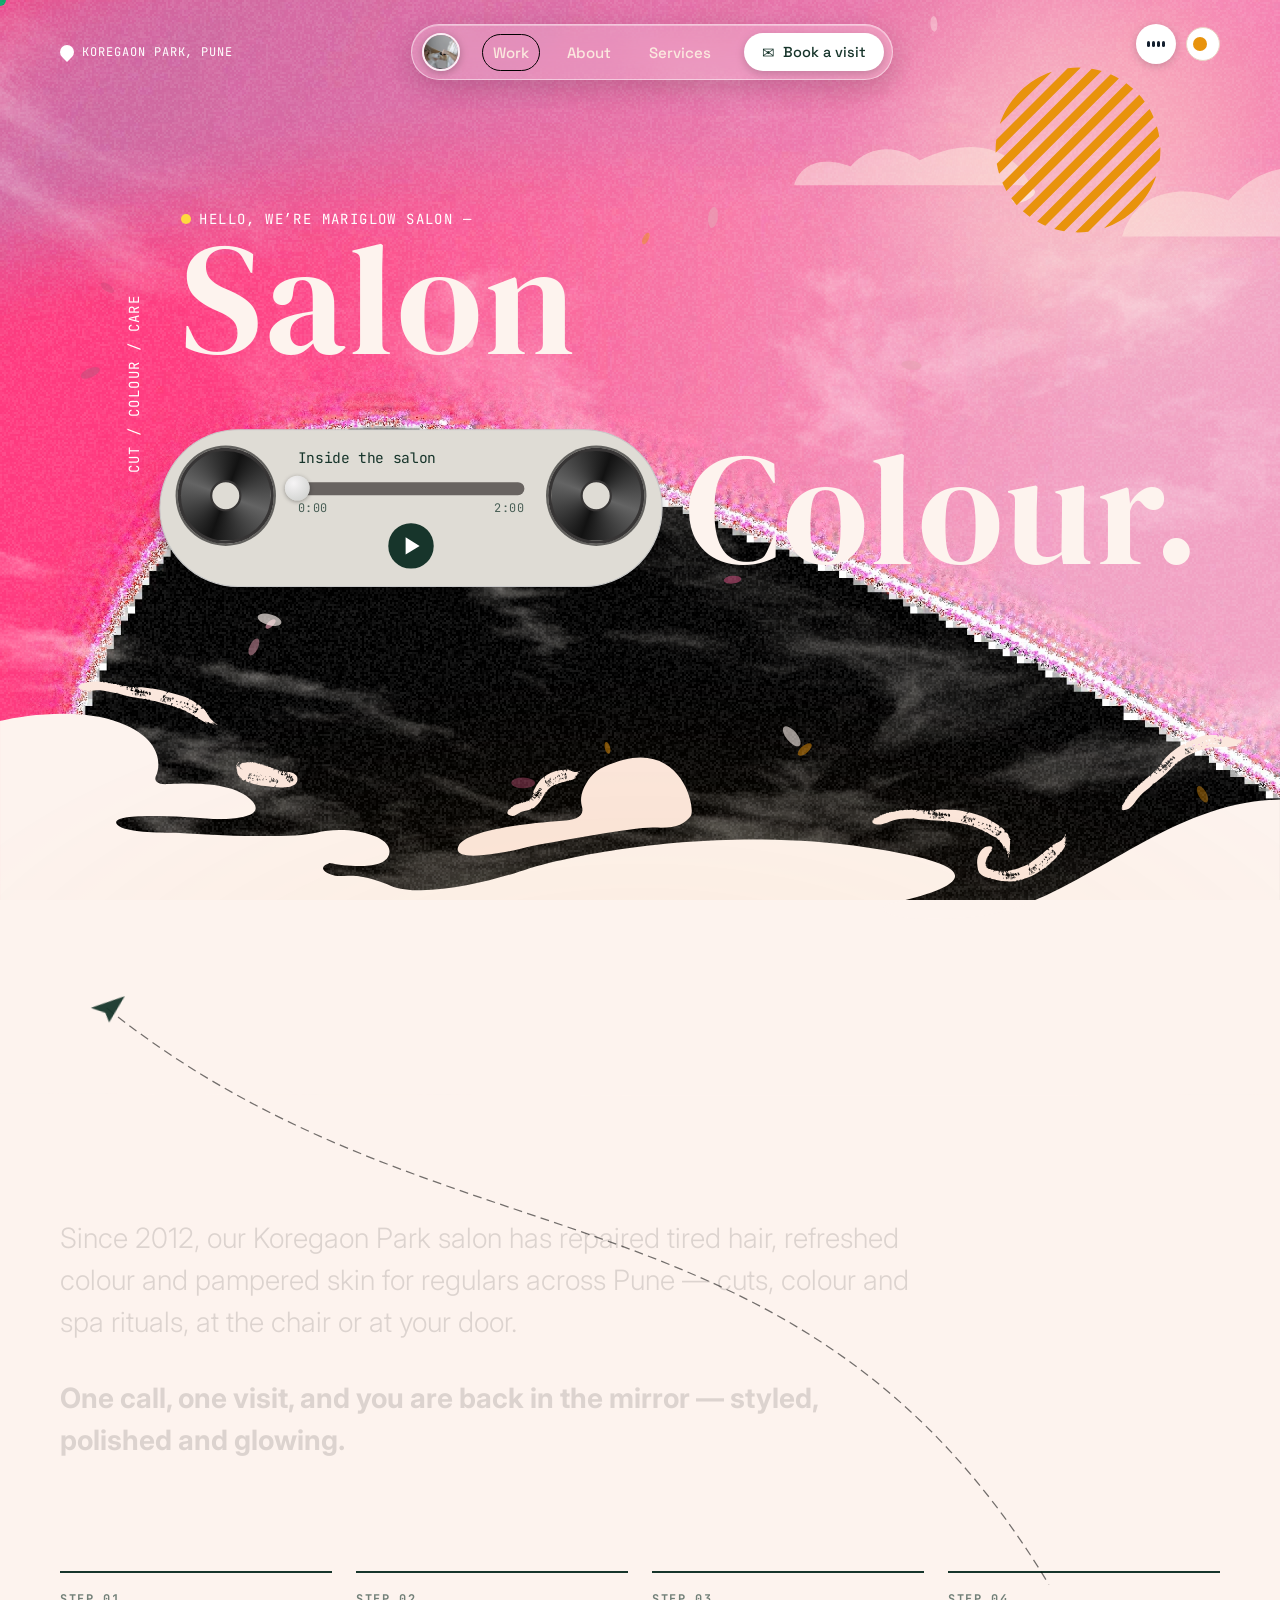
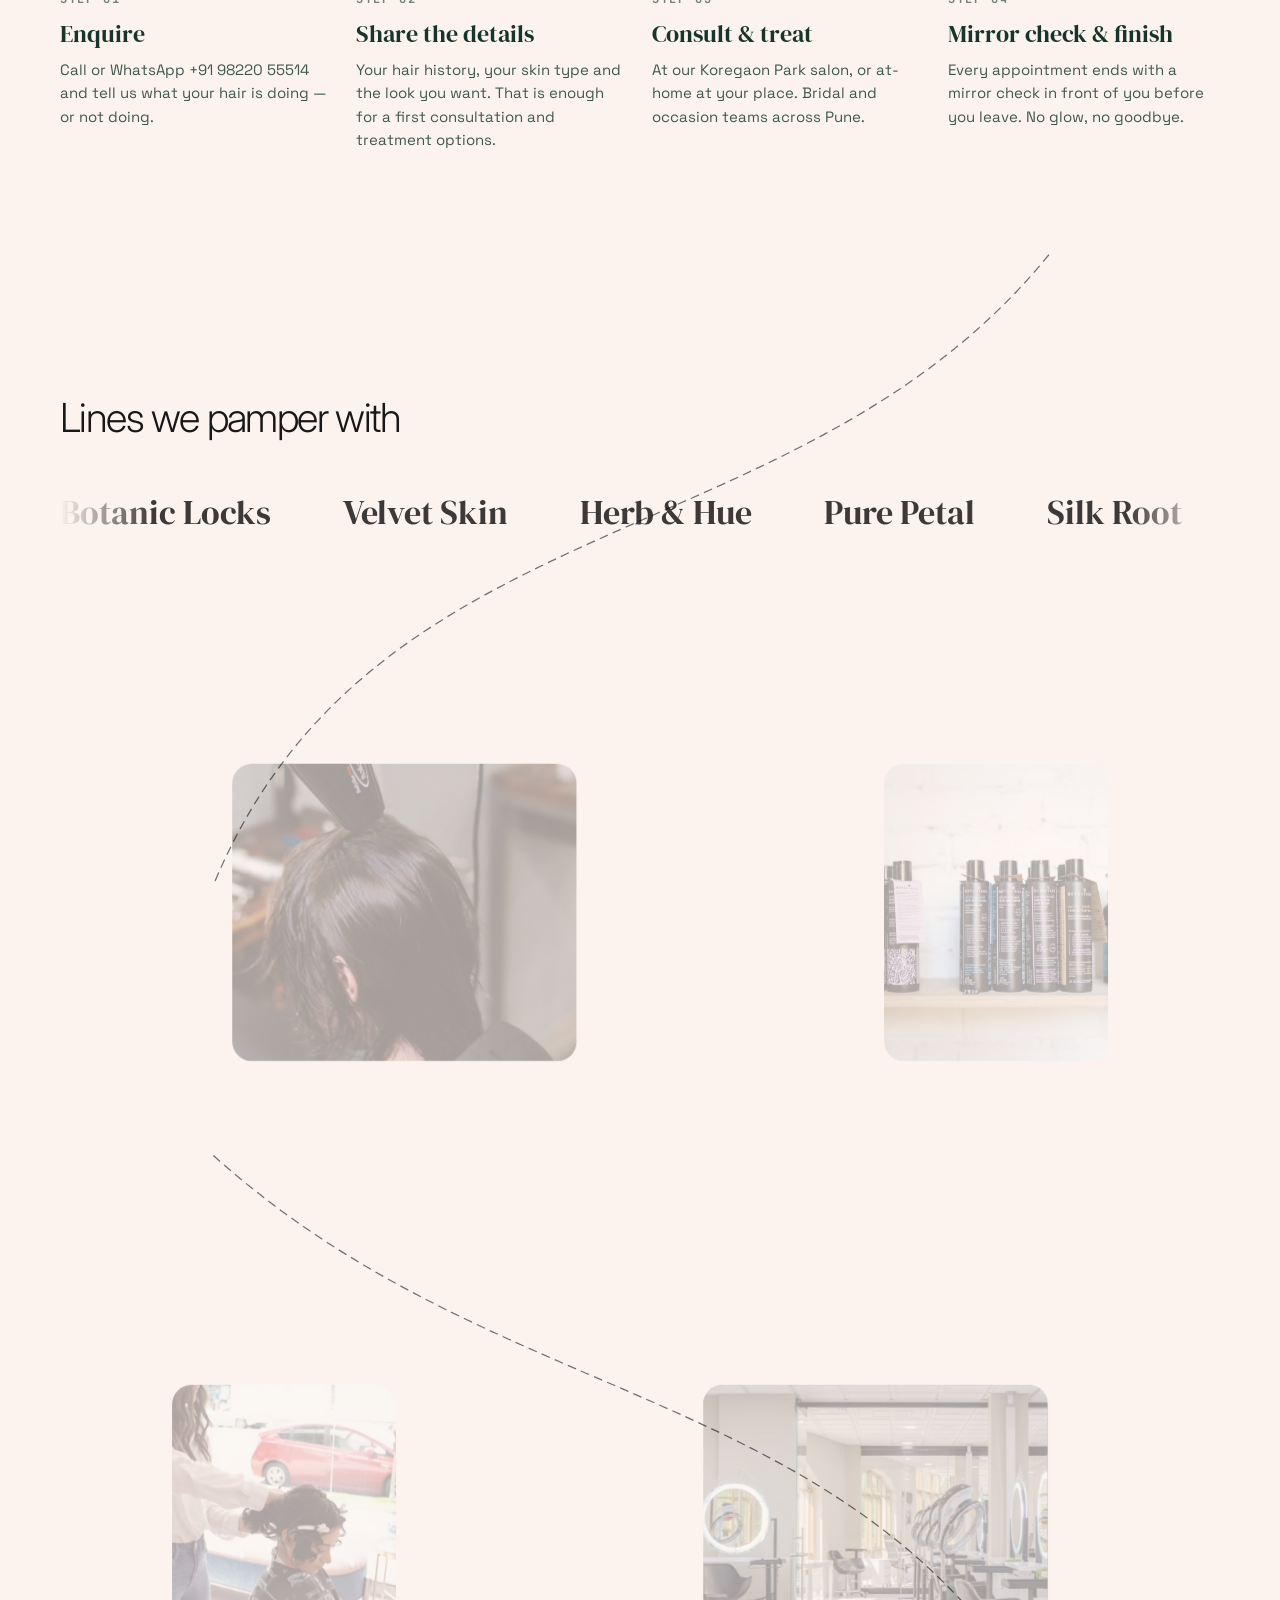
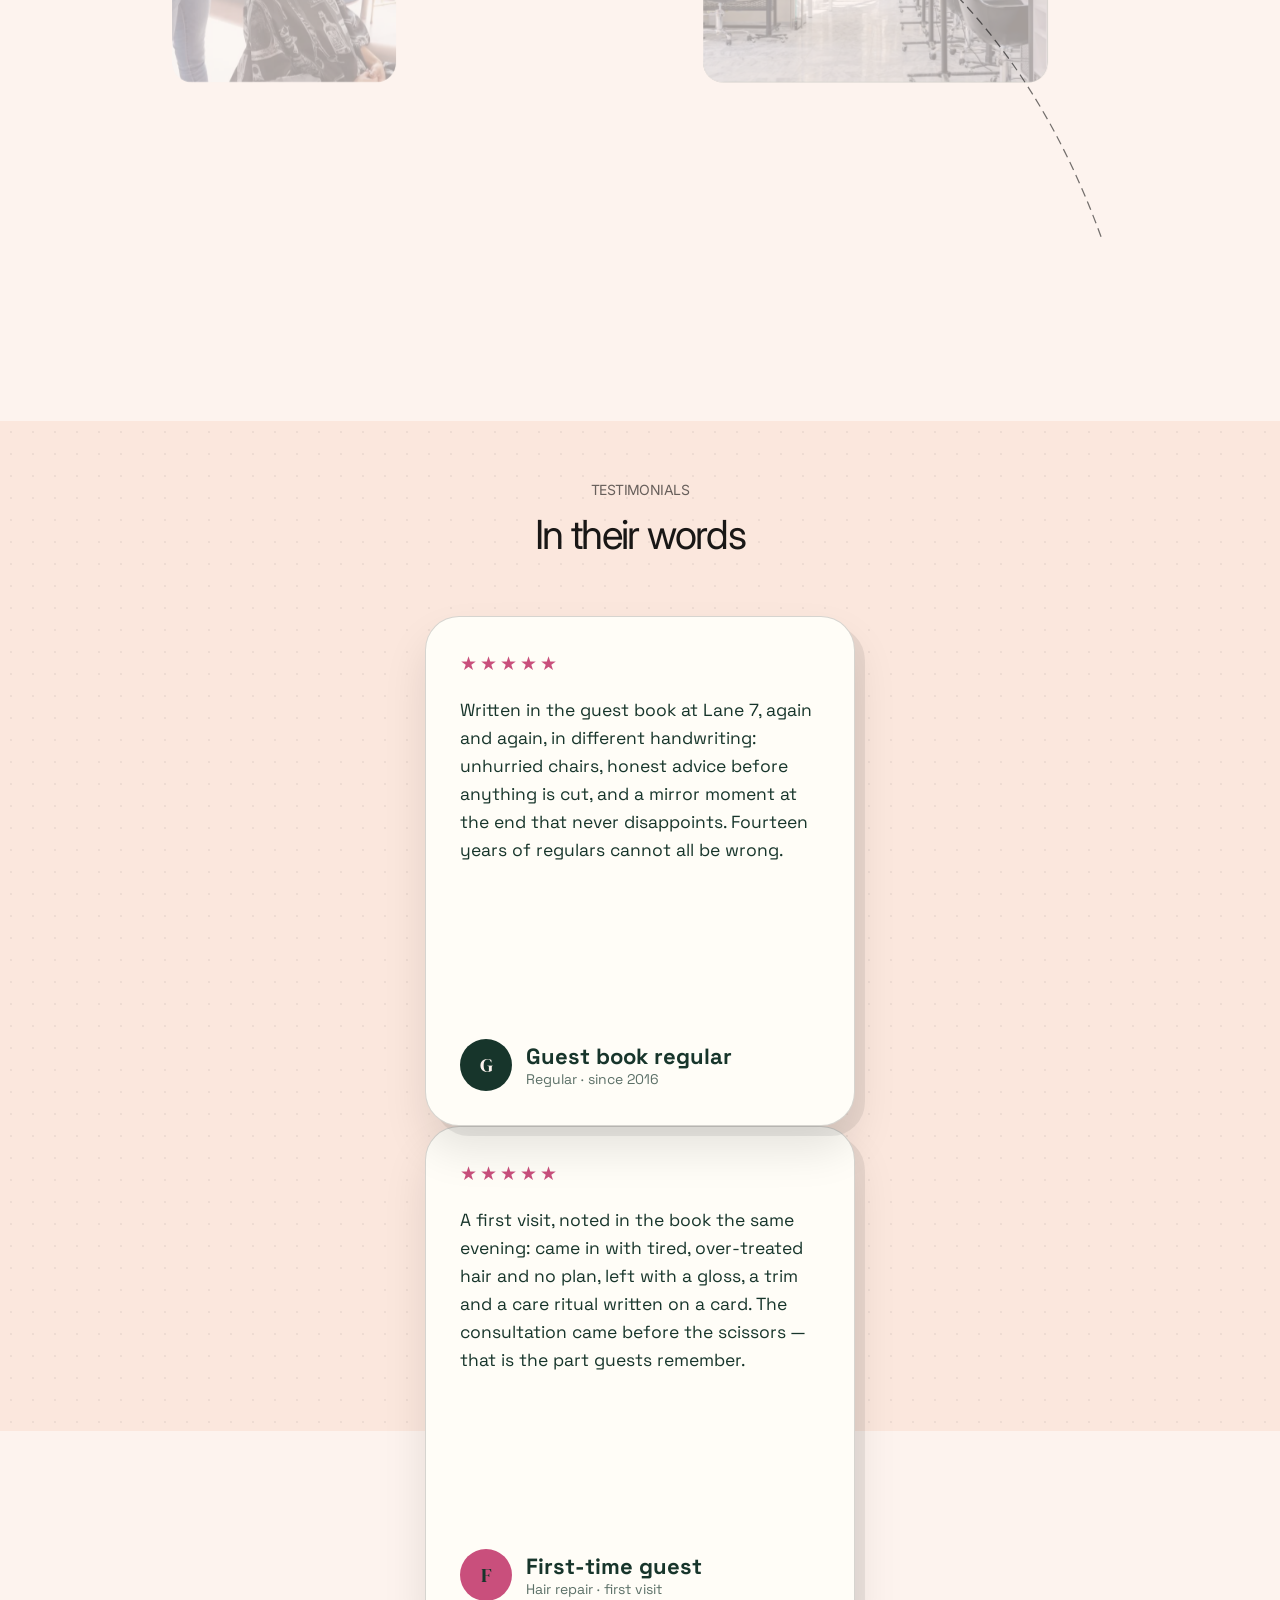
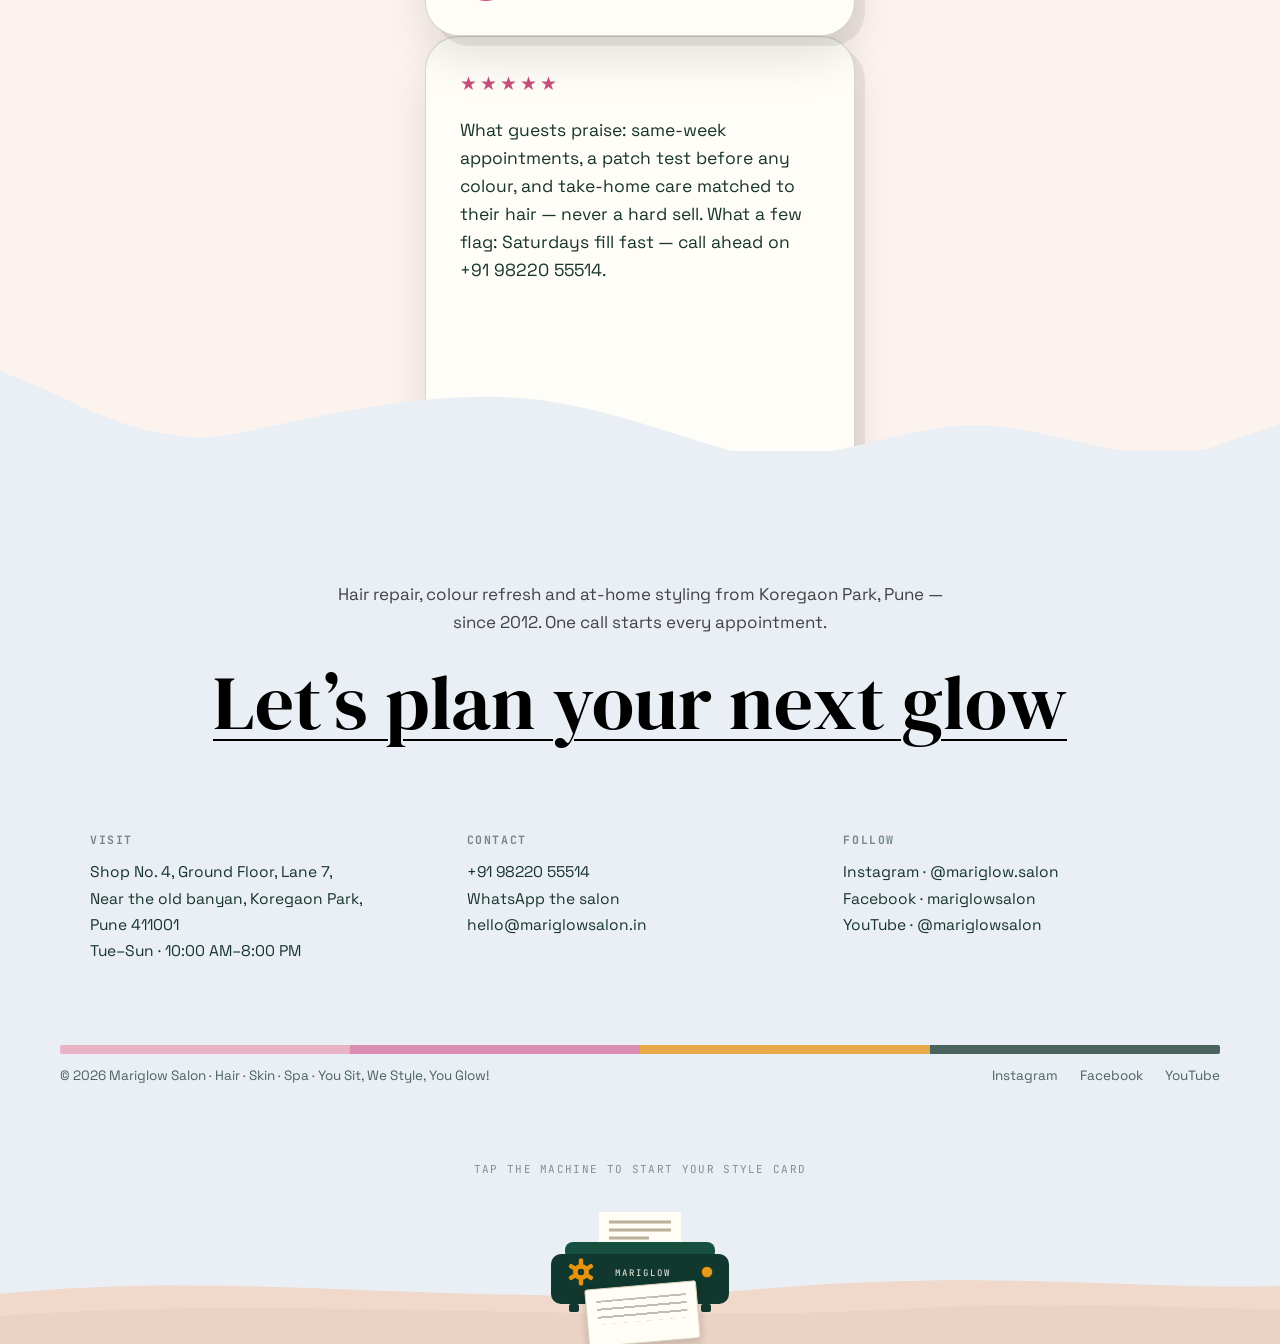
<file: index.html>
<!DOCTYPE html>
<html lang="en">
<head>
<meta charset="UTF-8">
<meta name="viewport" content="width=device-width, initial-scale=1.0">
<title>Mariglow Salon — Hair, Skin &amp; Spa, Koregaon Park, Pune</title>
<meta name="description" content="Mariglow Salon — hair repair, colour refresh, at-home styling and spa rituals in Koregaon Park, Pune since 2012. Botanic Locks, Velvet Skin, Herb & Hue, Pure Petal, Silk Root, Glow Theory, Amber Oil, Rose Clay.">
<link rel="icon" href="data:image/svg+xml,%3Csvg xmlns='http://www.w3.org/2000/svg' viewBox='0 0 32 32'%3E%3Crect width='32' height='32' rx='7' fill='%2317352B'/%3E%3Ctext x='16' y='22' font-size='15' text-anchor='middle' fill='%23FDF3EE' font-family='Georgia'%3EM%3C/text%3E%3C/svg%3E">
<link rel="preconnect" href="https://fonts.googleapis.com">
<link rel="preconnect" href="https://fonts.gstatic.com" crossorigin>
<link href="https://fonts.googleapis.com/css2?family=DM+Serif+Display:ital@0;1&family=Figtree:wght@300;400;500&family=Inter:wght@300;400;700&family=Roboto:wght@500;800&family=Lato:wght@300;400;700&family=Space+Grotesk:wght@300;400;500;700&family=JetBrains+Mono:wght@400;500;700&family=Playfair+Display:ital,wght@1,400..600&family=Darker+Grotesque:wght@700&family=Bitter:ital@1&display=swap" rel="stylesheet">
<link rel="stylesheet" href="css/site.css?v=6">
<link rel="stylesheet" href="css/glow.css?v=1">
<script>
/* Route shim + theme pre-paint (own code, SPEC §1.2/§1.7) */
(function(){
  try{ if(localStorage.getItem('theme')==='night') document.documentElement.classList.add('pre-night'); }catch(e){}
  var P2H={'/about':'about','/playground':'playground','/services':'playground','/work/repair':'repair','/work/refilling':'refilling','/work/onsite':'onsite','/work/on-site-amc':'onsite','/work/spares':'spares'};
  window.route={
    map:P2H,
    token:function(){
      var p=location.pathname.replace(/\/mariglow-salon\/?/,'/').replace(/\/index\.html$/,'/').replace(/\/$/,'')||'/';
      if(P2H[p]) return P2H[p];
      if(/about\.html$/.test(p)) return 'about';
      if(/playground\.html$/.test(p)) return 'playground';
      if(/repair\.html$/.test(p)) return 'repair';
      if(/refilling\.html$/.test(p)) return 'refilling';
      if(/onsite\.html$/.test(p)) return 'onsite';
      if(/spares\.html$/.test(p)) return 'spares';
      var q=new URLSearchParams(location.search).get('view'); if(q&&['home','about','playground','repair','refilling','onsite','spares'].indexOf(q)>-1) return q;
      var h=location.hash.replace('#',''); if(h&&['about','playground','repair','refilling','onsite','spares'].indexOf(h)>-1) return h;
      return 'home';
    }
  };
  /* one scroll scheduler (SPEC §1.4) */
  var subs=[],reads=[],ticking=false,_y=0,_vh=0,_vw=0;
  function frame(){
    ticking=false; _y=window.scrollY; _vh=innerHeight; _vw=innerWidth;
    reads.forEach(function(f){try{f(_y,_vh,_vw)}catch(e){}});
    subs.forEach(function(f){try{f(_y,_vh,_vw)}catch(e){}});
  }
  window.Scroll={add:function(f){subs.push(f)},addRead:function(f){reads.push(f)},
    kick:function(){if(!ticking){ticking=true;requestAnimationFrame(frame)}},
    get y(){return _y},get vh(){return _vh},get vw(){return _vw}};
  addEventListener('scroll',window.Scroll.kick,{passive:true});
  addEventListener('resize',window.Scroll.kick);
})();
</script>
</head>
<body>
<script>if(document.documentElement.classList.contains('pre-night'))document.body.classList.add('night');</script>

<!-- Loader (SPEC §1.3) -->
<div id="page-loader" role="status" aria-label="Loading">
  <div>
    <div class="pl-stage" aria-hidden="true">
      <div class="pl-dots"><i></i><i></i><i></i><i></i><i></i><i></i><i></i><i></i><i></i></div>
      <div class="pl-pac"><i></i><i></i></div>
    </div>
    <div class="pl-line" id="pl-line">Warming up the styling chairs…</div>
  </div>
</div>

<!-- Route curtain (SPEC §1.2) -->
<div id="route-curtain" aria-hidden="true"><div class="rc-scrim"></div><div class="rc-pane top"></div><div class="rc-pane bottom"></div></div>

<div id="dot-cursor" aria-hidden="true"></div>

<!-- Nav (SPEC §1.7) -->
<header id="nav">
  <div class="nav-side"><span class="pin" aria-hidden="true"></span> Koregaon Park, Pune</div>
  <a class="nav-back" href="./" data-route="home">← Back</a>
  <nav class="nav-pill" id="nav-pill" aria-label="Main"><span class="nav-avatar"><img src="assets/storefront.webp" alt=""></span><span class="nav-links"><a class="nav-link" href="./" data-route="home">Work</a><a class="nav-link" href="about.html" data-route="about">About</a><a class="nav-link" href="playground.html" data-route="playground">Services</a></span><span class="avail"><span class="avail-dot"></span> Open Tue–Sun</span><button class="nav-cta" data-contact><span class="env" aria-hidden="true">✉</span> Book a visit</button></nav>
  <div class="nav-tools">
    <button class="wave-btn" id="wave-btn" aria-label="Play or pause the salon audio">
      <span class="bars"><i></i><i></i><i></i><i></i></span>
    </button>
    <button class="theme-toggle" id="theme-toggle" aria-label="Toggle day and night mode"></button>
    <button class="burger" id="burger" aria-label="Open menu"><i></i><i></i><i></i></button>
  </div>
  <div class="mobile-menu">
    <a href="./" data-route="home">01&nbsp; Work</a>
    <a href="about.html" data-route="about">02&nbsp; About</a>
    <a href="playground.html" data-route="playground">03&nbsp; Services</a>
    <div class="mm-foot">Pune, MH</div>
  </div>
</header>

<main id="home-view">
  <!-- HERO (SPEC §3.1) -->
  <section class="hero" id="hero">
    <img class="hero-shader-img" src="assets/bg/hero-shader.webp" alt="" aria-hidden="true" fetchpriority="high">
    <img class="hero-shader-img hero-shader-night-img" src="assets/bg/hero-shader-night.webp" alt="" aria-hidden="true">
    <div class="hero-sky" aria-hidden="true"></div>
      <div class="hero-stars" aria-hidden="true"></div>
      <div class="hero-meteors" aria-hidden="true"></div>
    <div class="hero-noise" aria-hidden="true"></div>
    <div class="hero-content" id="hero-content">
      <img class="sun-group" src="assets/bg/sun.svg" alt="" aria-hidden="true">
        <div class="moon-group" aria-hidden="true"><div class="moon-glow"></div><img class="moon-disc" src="assets/bg/moon.svg" alt=""></div>
      <img class="hero-cloud cloud-a" src="assets/bg/cloud.svg" alt="" aria-hidden="true">
      <img class="hero-cloud cloud-b" src="assets/bg/cloud.svg" alt="" aria-hidden="true">
      <p class="hero-eyebrow"><span class="dot" aria-hidden="true"></span>Hello, we&rsquo;re Mariglow Salon —</p>
      <h1 class="hero-h1"><p class="hero-vlabel">Cut / Colour / Care</p><span>Salon</span><br>
        <span class="roll" aria-label="hair, colour, skin, calm"><span class="roll-track" id="roll-track"><span>Hair.</span><span>Colour.</span><span>Skin.</span><span>Calm.</span><span>Hair.</span></span></span>
      </h1>
      <!-- Recorder / audio player (SPEC §3.1) -->
      <div class="recorder" id="recorder" role="group" aria-label="Audio: inside the salon">
        <div class="rec-disk" aria-hidden="true"></div>
        <div class="rec-center">
          <div class="rec-title">Inside the salon</div>
          <div class="rec-slider" id="rec-slider">
            <div class="rec-track"><div class="rec-fill" id="rec-fill"></div></div>
            <div class="rec-knob" id="rec-knob"></div>
          </div>
          <div class="rec-times"><span id="rec-cur">0:00</span><span id="rec-total">2:00</span></div>
          <button class="rec-play" id="rec-play" aria-label="Play audio"><span class="tri"></span><span class="pause"><i></i><i></i></span></button>
        </div>
        <div class="rec-disk" aria-hidden="true"></div>
      </div>
    </div>
  </section>

  <!-- STORY / PROJECTS (SPEC §3.1) -->
  <div class="plane-layer" id="plane-layer" aria-hidden="true"><svg class="trail" viewBox="0 0 1440 3021" preserveAspectRatio="none"><path id="trail-1" d="M120 120 C500 420 900 300 1180 760"/><path id="trail-2" d="M1180 1060 C900 1400 420 1330 240 1760"/><path id="trail-3" d="M240 2060 C600 2380 1050 2300 1240 2820"/></svg><div class="paper-plane" id="paper-plane"><svg viewBox="0 0 40 40"><path d="M4 22 L36 6 L24 34 L19 25 Z" fill="#17352B"/></svg></div></div>
  <section class="projects" id="story">
    <div class="sky-band" aria-hidden="true"></div>
    
    <div class="wrap">
      <div class="intro-copy" id="intro-copy">
        <p>Since 2012, our Koregaon Park salon has repaired tired hair, refreshed colour and pampered skin for regulars across Pune — cuts, colour and spa rituals, at the chair or at your door.</p>
        <p class="bold">One call, one visit, and you are back in the mirror — styled, polished and glowing.</p>
      </div>
      <div class="process">
        <div class="step reveal"><b>Step 01</b><h3>Enquire</h3><p>Call or WhatsApp +91 98220 55514 and tell us what your hair is doing — or not doing.</p></div>
        <div class="step reveal"><b>Step 02</b><h3>Share the details</h3><p>Your hair history, your skin type and the look you want. That is enough for a first consultation and treatment options.</p></div>
        <div class="step reveal"><b>Step 03</b><h3>Consult &amp; treat</h3><p>At our Koregaon Park salon, or at-home at your place. Bridal and occasion teams across Pune.</p></div>
        <div class="step reveal"><b>Step 04</b><h3>Mirror check &amp; finish</h3><p>Every appointment ends with a mirror check in front of you before you leave. No glow, no goodbye.</p></div>
      </div>
    </div>
  </section>

  <!-- FEATURED WORK (SPEC §3.1) -->
  <section class="featured-work" id="work">
    <div class="wrap">
      <h2 class="featured-h reveal">Lines we pamper with</h2>
      <div class="marquee" aria-label="Product lines at Mariglow: Botanic Locks, Velvet Skin, Herb & Hue, Pure Petal, Silk Root, Glow Theory, Amber Oil, Rose Clay">
        <div class="marquee-track" id="marquee-track">
          <span>Botanic Locks</span><span>Velvet Skin</span><span>Herb &amp; Hue</span><span>Pure Petal</span><span>Silk Root</span><span>Glow Theory</span><span>Amber Oil</span><span>Rose Clay</span>
        </div>
      </div>
      <div class="tile-rows">
        <div class="tile-row" data-tile-row>
          <article class="tile tile-wide" tabindex="0" data-goto="repair" aria-label="Open the hair repair case study">
            <img src="assets/workbench-2.webp" alt="Hair repair at the Mariglow styling chair">
            <div class="tile-overlay"><h3>Hair Repair</h3><p>Deep repair for tired, treated hair<br>At the salon or at-home</p></div>
          </article>
          <article class="tile tile-narrow" tabindex="0" data-goto="refilling" aria-label="Open the colour refresh case study">
            <img src="assets/toner-collection.webp" alt="The Mariglow colour and care collection">
            <div class="tile-overlay"><h3>Colour Refresh</h3><p>Gloss &amp; colour refresh rituals<br>Cleansed, coloured, mirror-checked</p></div>
          </article>
        </div>
        <div class="tile-row" data-tile-row>
          <article class="tile tile-narrow" tabindex="0" data-goto="onsite" aria-label="Open the at-home and bridal case study">
            <video muted loop playsinline preload="none" poster="assets/service-centre-poster.jpg" data-src="assets/service-centre.mp4" aria-label="Inside the Mariglow salon"></video>
            <div class="tile-overlay"><h3>At-Home &amp; Bridal</h3><p>Doorstep styling &amp; bridal teams<br>Homes and venues, Pune</p></div>
          </article>
          <article class="tile tile-wide" tabindex="0" data-goto="spares" aria-label="Open the product shelf case study">
            <img src="assets/printer-collection.webp" alt="Salon chairs with hair and skin care lines">
            <div class="tile-overlay"><h3>The Shelf</h3><p>Genuine care lines &amp; take-home rituals<br>Hair, skin and nail care</p></div>
          </article>
        </div>
      </div>
    </div>
  </section>
</main>

  <!-- TESTIMONIALS (SPEC §3.1) -->
  <section class="testimonials" id="testimonials">
    <div class="t-head">
      <p class="t-eyebrow">Testimonials</p>
      <h2 class="t-heading">In their words</h2>
    </div>
    <div class="t-cards" id="t-cards">
      <article class="t-card" style="--pos: 0; z-index: 3;">
        <div class="stars" aria-label="From the Mariglow guest book">★★★★★</div>
        <blockquote>Written in the guest book at Lane 7, again and again, in different handwriting: unhurried chairs, honest advice before anything is cut, and a mirror moment at the end that never disappoints. Fourteen years of regulars cannot all be wrong.</blockquote>
        <div class="who"><div class="avatar" aria-hidden="true">G</div><div><div class="t-name">Guest book regular</div><div class="t-role">Regular · since 2016</div></div></div>
      </article>
      <article class="t-card" style="--pos: 1; z-index: 2;">
        <div class="stars" aria-label="From a first-time guest">★★★★★</div>
        <blockquote>A first visit, noted in the book the same evening: came in with tired, over-treated hair and no plan, left with a gloss, a trim and a care ritual written on a card. The consultation came before the scissors — that is the part guests remember.</blockquote>
        <div class="who"><div class="avatar" aria-hidden="true">F</div><div><div class="t-name">First-time guest</div><div class="t-role">Hair repair · first visit</div></div></div>
      </article>
      <article class="t-card" style="--pos: -1; z-index: 1;">
        <div class="stars" aria-label="What guests praise">★★★★★</div>
        <blockquote>What guests praise: same-week appointments, a patch test before any colour, and take-home care matched to their hair — never a hard sell. What a few flag: Saturdays fill fast — call ahead on +91 98220 55514.</blockquote>
        <div class="who"><div class="avatar" aria-hidden="true">R</div><div><div class="t-name">Weekend regular</div><div class="t-role">Guest book · colour refresh</div></div></div>
      </article>
    </div>
  </section>
  <div class="t-scrub" aria-hidden="true"></div>

<!-- ================= ABOUT VIEW (SPEC §3.2) ================= -->
<div id="about-view" class="view" hidden>
  <section class="about-intro">
    <img class="ai-sunclouds" src="assets/bg/about-sun-clouds.png" alt="" aria-hidden="true">
    
    <div class="ai-inner">
      <div>
        <h1 class="ai-heading">A salon chair that Pune has trusted since 2012.</h1>
        <p class="ai-body">Mariglow Salon began in <strong>2012</strong>, when founder <strong>Meera Kulkarni</strong> started styling hair out of a two-chair studio in Koregaon Park. Fourteen years on, the salon on Lane 7 still runs the same way: <strong>consult honestly, treat gently, mirror-check before you leave.</strong></p>
        <p class="ai-body">Hair repair, colour refresh, skin and spa rituals, at-home styling and glow memberships — for regulars, brides and busy weekends across 12 neighbourhoods of Pune.</p>
      </div>
      <div class="ai-photos" id="ai-photos">
        <figure class="polaroid pol-1"><img src="assets/product-1.webp" alt="Hair care lines at the Mariglow shelf" draggable="false"><figcaption>Hair &amp; skin</figcaption></figure>
        <figure class="polaroid pol-2"><img src="assets/workbench-1.webp" alt="A wash at the Mariglow backwash" draggable="false"><figcaption>At the basin</figcaption></figure>
        <figure class="polaroid pol-3"><img src="assets/product-6.webp" alt="Colour refresh supplies" draggable="false"><figcaption>Colour day</figcaption></figure>
        <figure class="polaroid pol-4"><img src="assets/storefront.webp" alt="The Mariglow styling floor" draggable="false"><figcaption>The Lane 7 salon</figcaption></figure>
        <button class="pol-reset" id="pol-reset" aria-label="Reset photos">↺</button>
      </div>
    </div>
    <img class="ai-land" src="assets/bg/about-land.png" alt="" aria-hidden="true">
  </section>
  <section class="about-exp">
    <div class="ae-inner">
      <p class="ae-label">The practice, since 2012</p>
      <div class="aexp-list">
      <div class="aexp-item is-open">
        <button class="aexp-head" aria-expanded="true">
          <span class="aexp-company"><span class="aexp-name">Mariglow Salon</span><span class="aexp-role">Founder Meera Kulkarni — salon &amp; spa</span></span>
          <span class="aexp-meta"><span class="aexp-date">2012 — Present · Koregaon Park, Pune</span><span class="aexp-toggle" aria-hidden="true"></span></span>
        </button>
        <div class="aexp-panel"><div class="aexp-panel-inner">
          <ul class="aexp-bullets">
            <li>Hair, skin and nail care with Botanic Locks, Velvet Skin, Herb &amp; Hue, Pure Petal, Silk Root, Glow Theory, Amber Oil and Rose Clay.</li>
            <li>The salon&rsquo;s own guest book counts 40,000+ appointments since 2012 — our claim, kept exactly as we state it.</li>
            <li>At-home and bridal styling with teams that travel across Pune.</li>
          </ul>
        </div></div>
      </div>
      <div class="aexp-divider"></div>
      <div class="aexp-item">
        <button class="aexp-head" aria-expanded="false">
          <span class="aexp-company"><span class="aexp-name">Colour Refresh &amp; Care Lines</span><span class="aexp-role">Colour &amp; gloss studio — sister studio</span></span>
          <span class="aexp-meta"><span class="aexp-date">Lane 5, Koregaon Park</span><span class="aexp-toggle" aria-hidden="true"></span></span>
        </button>
        <div class="aexp-panel"><div class="aexp-panel-inner">
          <ul class="aexp-bullets"><li>Every colour refresh follows the full studio process: consult, cleanse, patch-test, apply, then a mirror check before you leave the chair.</li></ul>
        </div></div>
      </div>
      <div class="aexp-divider"></div>
      <div class="aexp-item">
        <button class="aexp-head" aria-expanded="false">
          <span class="aexp-company"><span class="aexp-name">At-Home &amp; Bridal Teams</span><span class="aexp-role">Styling for homes &amp; venues</span></span>
          <span class="aexp-meta"><span class="aexp-date">12 neighbourhoods served</span><span class="aexp-toggle" aria-hidden="true"></span></span>
        </button>
        <div class="aexp-panel"><div class="aexp-panel-inner">
          <ul class="aexp-bullets"><li>Bridal mornings, party styling and glow memberships for guests who celebrate every season — from Koregaon Park and Kalyani Nagar to Baner and Kothrud.</li></ul>
        </div></div>
      </div>
      <div class="aexp-divider"></div>
      <div class="aexp-item">
        <button class="aexp-head" aria-expanded="false">
          <span class="aexp-company"><span class="aexp-name">The Product Shelf &amp; Take-Home Care</span><span class="aexp-role">Care lines, rituals &amp; gift cards</span></span>
          <span class="aexp-meta"><span class="aexp-date">Enquiry only — no listed prices</span><span class="aexp-toggle" aria-hidden="true"></span></span>
        </button>
        <div class="aexp-panel"><div class="aexp-panel-inner">
          <ul class="aexp-bullets"><li>Genuine care lines — hair oils, colour care, skin rituals and nail care — twelve enquiry-only lines, priced at the shelf, never invented online.</li></ul>
        </div></div>
      </div>
      </div>
      <div class="quote-block">
        <p class="q">&ldquo;You sit. We style. You glow.&rdquo;</p>
        <p class="by">— The chair promise, Mariglow Salon</p>
      </div>
    </div>
  </section>
  <section class="about-fun">
    <div class="af-inner">
      <h2>Counter facts</h2>
      <div class="fact-grid">
        <div class="fact-card"><div class="num">1</div><h3>Since 2012</h3><p>Founded by Meera Kulkarni, who still leads the floor with 14+ years of styling experience.</p></div>
        <div class="fact-card"><div class="num">2</div><h3>40,000+ appointments</h3><p>Styled since 2012, as counted in the salon&rsquo;s own guest book.</p></div>
        <div class="fact-card"><div class="num">3</div><h3>8 care lines</h3><p>Botanic Locks, Velvet Skin, Herb &amp; Hue, Pure Petal, Silk Root, Glow Theory, Amber Oil and Rose Clay.</p></div>
        <div class="fact-card wide"><div class="num">4</div><h3>12 neighbourhoods</h3><p>Koregaon Park, Kalyani Nagar, Viman Nagar, Aundh, Baner, Wakad, Hinjewadi, Kothrud, Deccan, Camp, Magarpatta, Balewadi and more — for at-home visits.</p></div>
        <div class="fact-card"><img src="assets/workbench-4.webp" alt="The spa corner at the Lane 7 salon"><div class="num">5</div><h3>Hair, in depth</h3><p>Balayage, global colour, keratin smoothing, scalp rituals, curl care and classic cuts are regulars in these chairs.</p></div>
        <div class="fact-card"><div class="num">6</div><h3>Mirror-checked, always</h3><p>Cuts and colours both end with a mirror check. It is the last step of every appointment card.</p></div>
        <div class="fact-card"><div class="num">7</div><h3>Pay your way</h3><p>Cash, UPI, cards and gift cards accepted — ask at the desk about membership wallets.</p></div>
      </div>
    </div>
  </section>
  <div class="aff-hold" aria-hidden="true"></div>
</div>

<!-- ================= PLAYGROUND / SERVICES VIEW (SPEC §4) ================= -->
<div id="playground-view" class="view" hidden>
  <h1 class="sr-only">Services — hair, skin and spa by Mariglow Salon</h1>
  <section class="pg-flow" id="pg-flow">
    <p class="pgf-lead">Every service below runs from the same Lane 7 salon — take a chair with us, or book a visit and the stylists come to you.</p>
    <div class="pgf-stage" id="pgf-stage">
      <div class="pgf-track" id="pgf-track"></div>
      <button class="pgf-arrow prev" id="pgf-prev" aria-label="Previous service">←</button>
      <button class="pgf-arrow next" id="pgf-next" aria-label="Next service">→</button>
    </div>
    <div class="pgf-cap" id="pgf-cap">
      <div class="cap-top"><span class="idx" id="cap-idx">01 / 08</span><span class="tags" id="cap-tags"></span></div>
      <h2 id="cap-title"></h2>
      <p id="cap-desc"></p>
    </div>
  </section>
  <section class="playground-bricks">
    <div class="pg-intro">
      <h2>All services, one salon</h2>
      <p>Eight services, one phone number. Every appointment — a bad hair week, a faded colour, a wedding morning at a venue — starts the same way: call +91 98220 55514, share your hair history and the look you want, and we take it from there.</p>
    </div>
    <div class="pg-grid" id="pg-grid"></div>
  </section>
</div>

<!-- Lightbox (SPEC §4.2) -->
<div class="pgf-lightbox" id="pgf-lightbox" role="dialog" aria-modal="true" aria-label="Service detail">
  <button class="lb-close" id="lb-close" aria-label="Close">✕</button>
  <div class="lb-stage" id="lb-stage"></div>
  <div class="lb-info">
    <div class="idx" id="lb-idx">01 / 08</div>
    <h3 id="lb-title"></h3>
    <p id="lb-desc"></p>
  </div>
  <button class="lb-nav prev" id="lb-prev" aria-label="Previous">←</button>
  <button class="lb-nav next" id="lb-next" aria-label="Next">→</button>
</div>

<!-- ================= CASE STUDY: REPAIR ================= -->
<div id="repair-view" class="view" hidden>
<article class="cs-page" data-cs>
  <section class="cs-band cream cs-hero" data-pager-nav="dark">
    <div class="cs-wrap">
      <div class="cs-hero-grid">
        <div>
          <h1 class="cs-hero-h">Hair Repair</h1>
          <p class="cs-tagline">Tired hair in, glossy hair out.</p>
          <p class="cs-hero-intro">Dry, over-treated and breaking hair repaired at the Lane 7 chairs — split ends, colour fatigue, frizz and the bad hair weeks that stop a morning cold.</p>
        </div>
        <div class="cs-meta"><div><div class="cs-meta-k">Service</div><div class="cs-meta-v">Hair repair &amp; spa</div></div><div><div class="cs-meta-k">For</div><div class="cs-meta-v">All hair types &amp; textures</div></div><div><div class="cs-meta-k">Since</div><div class="cs-meta-v">2012 · Founder Meera</div></div><div><div class="cs-meta-k">Coverage</div><div class="cs-meta-v">Salon + at-home, Pune</div></div></div>
      </div>
    </div>
    <div class="cs-hero-mock"><video muted loop playsinline autoplay poster="assets/hair-repair-poster.jpg" src="assets/hair-repair.mp4" aria-label="A hair wash at the Mariglow backwash"></video></div>
  </section>
  <section class="cs-band cream cs-ledger">
    <div class="cs-wrap"><div class="cs-ledger-head">
      <div><div class="cs-ledger-num">01</div></div>
      <div>
        <p class="cs-ledger-eye">The problem</p>
        <h2 class="cs-ledger-h">Tired hair <i>stops everything</i> around it</h2>
        <p class="cs-p">Plans wait. Photos wait. Interviews, weddings, reunions and big presentations wait. Most damage we see is treatable — heat fatigue, colour overload, dry ends, a tired scalp — and most is assessed the same day you take the chair.</p>
        <p class="cs-p">Share your hair history and a photo of the look you want when you call. That one message lets your stylist prepare treatments before you even reach Lane 7.</p>
      </div>
    </div>
    <div class="cs-cols"><img src="assets/workbench-3.webp" alt="Consultation at the chair"><img src="assets/workbench-4.webp" alt="Guests at the backwash"></div>
    </div>
  </section>
  <section class="cs-band cream cs-quote">
    <div class="cs-wrap"><p>&ldquo;You sit. We style. You glow.&rdquo;</p><p class="attr">The chair promise — since 2012</p></div>
  </section>
  <section class="cs-band dark cs-ledger">
    <div class="cs-wrap"><div class="cs-ledger-head">
      <div><div class="cs-ledger-num">02</div></div>
      <div>
        <p class="cs-ledger-eye">The salon way</p>
        <h2 class="cs-ledger-h">Consult first, <i>treat second</i></h2>
        <p class="cs-p">Every repair starts with a consultation and honest options — what is damaged, what it takes to restore, and what can wait. Genuine care lines are used where hair has truly failed, and the trim is shown before it falls.</p>
        <div class="cs-note"><div class="nl">Salon note</div><p>The salon&rsquo;s own guest book counts 40,000+ appointments since 2012. We keep that number exactly as we state it — it is our claim, and fourteen years of full chairs on Lane 7 is how it was earned.</p></div>
      </div>
    </div></div>
  </section>
  <section class="cs-band cream cs-ledger">
    <div class="cs-wrap">
      <p class="cs-ledger-eye">How a repair runs</p>
      <h2 class="cs-ledger-h">Four steps, <i>every time</i></h2>
      <div class="cs-steps">
        <div class="cs-step-card"><b>Step 01</b><h4>Enquire</h4><p>Call or WhatsApp +91 98220 55514.</p></div>
        <div class="cs-step-card"><b>Step 02</b><h4>Share history, goals, photos</h4><p>The three details that start every consultation.</p></div>
        <div class="cs-step-card"><b>Step 03</b><h4>Consult &amp; treat</h4><p>At the Lane 7 salon, at-home, or with the bridal team at your venue.</p></div>
        <div class="cs-step-card"><b>Step 04</b><h4>Mirror check &amp; finish</h4><p>A mirror check in front of you closes the appointment.</p></div>
      </div>
      <div class="cs-stats">
        <div class="cs-stat"><b>2012</b><span>Styling hair in Pune since</span></div>
        <div class="cs-stat"><b>8</b><span>Care lines on the shelf — Botanic Locks to Rose Clay</span></div>
        <div class="cs-stat"><b>12</b><span>Neighbourhoods covered for at-home visits</span></div>
      </div>
    </div>
  </section>
  <section class="cs-band cream cs-closing">
    <div class="cs-wrap"><h2>Hair down? Bring it to the chairs that have revived it since 2012.</h2><p>Shop No. 4, Lane 7, Koregaon Park — Tue–Sun, 10:00 AM–8:00 PM.</p><a class="cta" href="https://wa.me/919822055514" target="_blank" rel="noopener">WhatsApp the salon</a></div>
  </section>
  <section class="cs-band dark cs-readnext" data-readnext data-next="refilling">
    <div class="cs-wrap">
      <div class="rn-copy">
        <p class="rn-kicker">Read next</p>
        <a class="rn-title" href="work/refilling.html" data-route="refilling">Colour Refresh</a>
        <p class="rn-desc">Colour cleansed, patch-tested, applied and gloss-finished — the full studio process.</p>
        <div class="rn-bar"><i></i></div>
      </div>
      <a class="rn-card" href="work/refilling.html" data-route="refilling"><img src="assets/toner-collection.webp" alt="The colour collection"></a>
    </div>
  </section>
</article>
</div>

<!-- ================= CASE STUDY: REFILLING ================= -->
<div id="refilling-view" class="view" hidden>
<article class="cs-page" data-cs>
  <section class="cs-band cream cs-hero" data-pager-nav="dark">
    <div class="cs-wrap">
      <div class="cs-hero-grid">
        <div>
          <h1 class="cs-hero-h">Colour Refresh</h1>
          <p class="cs-tagline">Faded colour in, full-gloss colour out.</p>
          <p class="cs-hero-intro">Colour refresh done as a studio process, not a rush job — every head of hair is cleansed, patch-tested and gloss-checked before you leave the chair.</p>
        </div>
        <div class="cs-meta"><div><div class="cs-meta-k">Service</div><div class="cs-meta-v">Colour &amp; gloss refresh</div></div><div><div class="cs-meta-k">For</div><div class="cs-meta-v">Full colour, roots &amp; balayage</div></div><div><div class="cs-meta-k">Process</div><div class="cs-meta-v">5-step studio ritual</div></div><div><div class="cs-meta-k">Coverage</div><div class="cs-meta-v">Lane 7 salon + sister studio</div></div></div>
      </div>
    </div>
    <div class="cs-hero-mock"><img src="assets/product-6.webp" alt="Colour and gloss supplies"></div>
  </section>
  <section class="cs-band cream cs-ledger">
    <div class="cs-wrap"><div class="cs-ledger-head">
      <div><div class="cs-ledger-num">01</div></div>
      <div>
        <p class="cs-ledger-eye">The problem</p>
        <h2 class="cs-ledger-h">A rushed colour <i>costs more</i> than a refresh</h2>
        <p class="cs-p">Hair coloured without cleansing carries old product, tired ends and uneven tones into the next cycle — bands, brassiness and dull lengths follow. The fix is not more colour; it is the full process, in the right order.</p>
      </div>
    </div></div>
  </section>
  <section class="cs-band dark cs-ledger">
    <div class="cs-wrap">
      <p class="cs-ledger-eye">The refresh process</p>
      <h2 class="cs-ledger-h">Five steps, <i>in order</i></h2>
      <div class="cs-steps">
        <div class="cs-step-card"><b>Step 01</b><h4>Consult</h4><p>The colour story is mapped, not just mixed.</p></div>
        <div class="cs-step-card"><b>Step 02</b><h4>Cleanse</h4><p>Build-up and old tones are cleansed out fully.</p></div>
        <div class="cs-step-card"><b>Step 03</b><h4>Patch-test</h4><p>A strand test and skin patch come before fresh colour goes on.</p></div>
        <div class="cs-step-card"><b>Step 04</b><h4>Apply</h4><p>Colour mixed for your hair history and the look you chose.</p></div>
        <div class="cs-step-card"><b>Step 05</b><h4>Gloss check</h4><p>A mirror check proves shine and tone before you leave.</p></div>
      </div>
    </div>
  </section>
  <section class="cs-band cream cs-quote">
    <div class="cs-wrap"><p>&ldquo;You glow, we smile!&rdquo;</p><p class="attr">The colour studio&rsquo;s own line</p></div>
  </section>
  <section class="cs-band cream cs-ledger">
    <div class="cs-wrap"><div class="cs-ledger-head">
      <div><div class="cs-ledger-num">02</div></div>
      <div>
        <p class="cs-ledger-eye">The outcome</p>
        <h2 class="cs-ledger-h">Checked before <i>you leave the chair</i></h2>
        <p class="cs-p">No colour leaves on a promise. The gloss check is part of the service — if the tone is not right, the hair goes back under the cape, not out the door. Saturdays fill fast, regulars note — a quick call ahead reserves your chair.</p>
        <div class="cs-stats">
          <div class="cs-stat"><b>5</b><span>Steps in every refresh — never a rush job</span></div>
          <div class="cs-stat"><b>2</b><span>Studios — Lane 7 salon and the colour sister studio</span></div>
          <div class="cs-stat"><b>100%</b><span>Of colours gloss-checked before you leave</span></div>
        </div>
      </div>
    </div></div>
  </section>
  <section class="cs-band cream cs-closing">
    <div class="cs-wrap"><h2>Colour fading? Your hair is asking for the full process.</h2><p>Drop in at Lane 7, Koregaon Park — Tue–Sun, 10:00 AM–8:00 PM.</p><a class="cta" href="tel:+919822055514">Call +91 98220 55514</a></div>
  </section>
  <section class="cs-band dark cs-readnext" data-readnext data-next="onsite">
    <div class="cs-wrap">
      <div class="rn-copy">
        <p class="rn-kicker">Read next</p>
        <a class="rn-title" href="work/onsite.html" data-route="onsite">At-Home &amp; Bridal</a>
        <p class="rn-desc">Doorstep styling, bridal mornings and glow memberships for homes and venues across 12 neighbourhoods.</p>
        <div class="rn-bar"><i></i></div>
      </div>
      <a class="rn-card" href="work/onsite.html" data-route="onsite"><img src="assets/service-centre-poster.jpg" alt="Inside the salon"></a>
    </div>
  </section>
</article>
</div>

<!-- ================= CASE STUDY: ON-SITE & AMC ================= -->
<div id="onsite-view" class="view" hidden>
<article class="cs-page" data-cs>
  <section class="cs-band cream cs-hero" data-pager-nav="dark">
    <div class="cs-wrap">
      <div class="cs-hero-grid">
        <div>
          <h1 class="cs-hero-h">At-Home &amp; Bridal</h1>
          <p class="cs-tagline">The salon, at your door.</p>
          <p class="cs-hero-intro">Doorstep styling, bridal-party hair and makeup, and glow memberships for homes that cannot afford a bad hair day — across 12 neighbourhoods of Pune.</p>
        </div>
        <div class="cs-meta"><div><div class="cs-meta-k">Service</div><div class="cs-meta-v">At-home styling &amp; bridal</div></div><div><div class="cs-meta-k">For</div><div class="cs-meta-v">Homes &amp; venues</div></div><div><div class="cs-meta-k">Coverage</div><div class="cs-meta-v">12 neighbourhoods, Pune</div></div><div><div class="cs-meta-k">Extras</div><div class="cs-meta-v">Full kit carried to you</div></div></div>
      </div>
    </div>
    <div class="cs-hero-mock"><video muted loop playsinline autoplay poster="assets/service-centre-poster.jpg" src="assets/service-centre.mp4" aria-label="Inside the Mariglow salon"></video></div>
  </section>
  <section class="cs-band cream cs-ledger">
    <div class="cs-wrap"><div class="cs-ledger-head">
      <div><div class="cs-ledger-num">01</div></div>
      <div>
        <p class="cs-ledger-eye">The problem</p>
        <h2 class="cs-ledger-h">Wedding mornings <i>don&rsquo;t travel</i> — so we do</h2>
        <p class="cs-p">Bridal parties, new mothers and full households are not salon-chair items. At-home service brings the stylist to your mirror: most looks are finished where you stand, and the salon chairs cover the treatments that truly need the studio.</p>
      </div>
    </div></div>
  </section>
  <section class="cs-band dark cs-ledger">
    <div class="cs-wrap">
      <p class="cs-ledger-eye">The impact</p>
      <h2 class="cs-ledger-h">One number <i>for every look</i> you plan</h2>
      <div class="cs-stats">
        <div class="cs-stat"><b>12</b><span>Neighbourhoods served across Pune</span></div>
        <div class="cs-stat"><b>1</b><span>Call — +91 98220 55514 — for at-home, bridal or membership</span></div>
        <div class="cs-stat"><b>6</b><span>Days a week — Tuesday to Sunday, 10:00 AM–8:00 PM</span></div>
      </div>
      <div class="cs-note"><div class="nl">Bridal mornings</div><p>A trial before the day, hair and makeup for the whole party, a touch-up kit left behind — a bridal booking is finished only when every guest is glowing, not when the kit bag closes.</p></div>
    </div>
  </section>
  <section class="cs-band cream cs-ledger">
    <div class="cs-wrap">
      <p class="cs-ledger-eye">Where we go</p>
      <h2 class="cs-ledger-h">Koregaon Park to <i>Balewadi</i></h2>
      <p class="cs-p">Koregaon Park, Kalyani Nagar, Viman Nagar, Aundh, Baner, Wakad, Hinjewadi, Kothrud, Deccan, Camp, Magarpatta and Balewadi — and the neighbourhoods between them.</p>
      <div class="cs-cols"><img src="assets/storefront.webp" alt="The Mariglow styling floor"><img src="assets/printer-collection.webp" alt="Styling at home and at the salon"></div>
    </div>
  </section>
  <section class="cs-band cream cs-closing">
    <div class="cs-wrap"><h2>Book the team before the big morning arrives.</h2><p>At-home styling, bridal parties and memberships — one call covers all of it.</p><a class="cta" href="https://wa.me/919822055514" target="_blank" rel="noopener">WhatsApp +91 98220 55514</a></div>
  </section>
  <section class="cs-band dark cs-readnext" data-readnext data-next="spares">
    <div class="cs-wrap">
      <div class="rn-copy">
        <p class="rn-kicker">Read next</p>
        <a class="rn-title" href="work/spares.html" data-route="spares">The Product Shelf</a>
        <p class="rn-desc">Genuine care lines and the take-home shelf — hair oils, colour care and nail care, enquiry only.</p>
        <div class="rn-bar"><i></i></div>
      </div>
      <a class="rn-card" href="work/spares.html" data-route="spares"><img src="assets/printer-collection.webp" alt="Salon chairs with hair and skin care lines"></a>
    </div>
  </section>
</article>
</div>

<!-- ================= CASE STUDY: SPARES & CONSUMABLES ================= -->
<div id="spares-view" class="view" hidden>
<article class="cs-page" data-cs>
  <section class="cs-band cream cs-hero" data-pager-nav="dark">
    <div class="cs-wrap">
      <div class="cs-hero-grid">
        <div>
          <h1 class="cs-hero-h">The Product Shelf</h1>
          <p class="cs-tagline">The right ritual, the right bottle.</p>
          <p class="cs-hero-intro">Genuine care lines for the hair and skin we treat — plus gift cards, all enquiry-based at the shelf. We publish no prices, because the right ritual depends on your exact hair and skin.</p>
        </div>
        <div class="cs-meta"><div><div class="cs-meta-k">Service</div><div class="cs-meta-v">Care lines &amp; take-home</div></div><div><div class="cs-meta-k">Lines</div><div class="cs-meta-v">12 enquiry-only lines</div></div><div><div class="cs-meta-k">Prices</div><div class="cs-meta-v">At the shelf — none listed</div></div><div><div class="cs-meta-k">Coverage</div><div class="cs-meta-v">Lane 7 salon + take-home</div></div></div>
      </div>
    </div>
    <div class="cs-hero-mock"><img src="assets/toner-collection.webp" alt="The Mariglow colour and care collection"></div>
  </section>
  <section class="cs-band dark cs-ledger">
    <div class="cs-wrap"><div class="cs-ledger-head">
      <div><div class="cs-ledger-num">01</div></div>
      <div>
        <p class="cs-ledger-eye">My core work</p>
        <h2 class="cs-ledger-h">Rituals that <i>match your hair</i>, not the shelf</h2>
        <p class="cs-p">The shelf lists twelve enquiry-only lines: hair oils, colour care, skin rituals and nail care. Enquiry-only is deliberate — a bottle bought by name alone is the most common wrong purchase we see, and a two-minute chat prevents it.</p>
        <div class="cs-cols"><img src="assets/product-3.webp" alt="Hair and skin care lines"><img src="assets/product-8.webp" alt="Care products at the salon"></div>
      </div>
    </div></div>
  </section>
  <section class="cs-band cream cs-ledger">
    <div class="cs-wrap"><div class="cs-ledger-head">
      <div><div class="cs-ledger-num">02</div></div>
      <div>
        <p class="cs-ledger-eye">The outcome</p>
        <h2 class="cs-ledger-h">Genuine lines, <i>used or taken home</i></h2>
        <p class="cs-p">Care lines are used in your treatment or taken home in a ritual bag — either way the line is matched to your hair and skin first, including the shelf regulars: argan repair oil, colour-guard mask, rose clay polish and silk root serum.</p>
        <div class="cs-stats">
          <div class="cs-stat"><b>12</b><span>Enquiry-only care lines — hair, skin, nail</span></div>
          <div class="cs-stat"><b>8</b><span>Care lines carried for hair and skin</span></div>
          <div class="cs-stat"><b>0</b><span>Prices invented online — the shelf quotes the real one</span></div>
        </div>
      </div>
    </div></div>
  </section>
  <section class="cs-band cream cs-closing">
    <div class="cs-wrap"><h2>Need a ritual? Ask with your hair story ready.</h2><p>One call confirms the right line for your hair and skin — and whether it is on the shelf today.</p><a class="cta" href="tel:+919822055514">Call +91 98220 55514</a></div>
  </section>
  <section class="cs-band dark cs-readnext" data-readnext data-next="repair">
    <div class="cs-wrap">
      <div class="rn-copy">
        <p class="rn-kicker">Read next</p>
        <a class="rn-title" href="work/repair.html" data-route="repair">Hair Repair</a>
        <p class="rn-desc">Hair repair at the Lane 7 chairs — consult first, treat second, mirror-check before you leave.</p>
        <div class="rn-bar"><i></i></div>
      </div>
      <a class="rn-card" href="work/repair.html" data-route="repair"><img src="assets/workbench-2.webp" alt="A guest at the styling chair"></a>
    </div>
  </section>
</article>
</div>

<!-- Case-study pager (SPEC §1.5) -->
<nav class="cs-pager" id="cs-pager" aria-label="Case study sections"><div class="cs-pg-pill" id="cs-pg-pill"><span class="n"></span><span class="rule"></span><span class="t"></span></div></nav>

<!-- ================= FOOTER (SPEC §1.7) ================= -->
<footer class="site-footer" id="contact">
  <div class="ft-wavy" aria-hidden="true"></div>
  <p class="ft-sub">Hair repair, colour refresh and at-home styling from Koregaon Park, Pune — since 2012. One call starts every appointment.</p>
  <button class="ft-head" data-contact>Let&rsquo;s plan your next glow</button>
  <div class="ft-grid">
    <div>
      <h4>Visit</h4>
      <p>Shop No. 4, Ground Floor, Lane 7,<br>Near the old banyan, Koregaon Park,<br>Pune 411001</p>
      <p>Tue–Sun · 10:00 AM–8:00 PM</p>
    </div>
    <div>
      <h4>Contact</h4>
      <a href="tel:+919822055514">+91 98220 55514</a>
      <a href="https://wa.me/919822055514" target="_blank" rel="noopener">WhatsApp the salon</a>
      <a href="mailto:hello@mariglowsalon.in">hello@mariglowsalon.in</a>
    </div>
    <div>
      <h4>Follow</h4>
      <a href="https://www.instagram.com/mariglow.salon" target="_blank" rel="noopener">Instagram · @mariglow.salon</a>
      <a href="https://www.facebook.com/mariglowsalon" target="_blank" rel="noopener">Facebook · mariglowsalon</a>
      <a href="https://www.youtube.com/@mariglowsalon" target="_blank" rel="noopener">YouTube · @mariglowsalon</a>
    </div>
  </div>
  <div class="ft-credit">
    <span>© 2026 Mariglow Salon · Hair · Skin · Spa · You Sit, We Style, You Glow!</span>
    <nav><a href="https://www.instagram.com/mariglow.salon" target="_blank" rel="noopener">Instagram</a><a href="https://www.facebook.com/mariglowsalon" target="_blank" rel="noopener">Facebook</a><a href="https://www.youtube.com/@mariglowsalon" target="_blank" rel="noopener">YouTube</a></nav>
  </div>
  <div class="fix-strip" id="fix-strip" role="button" tabindex="0" aria-label="Tap the style-card machine to start it"><span class="fx-hint" id="fx-hint">Tap the machine to start your style card</span><svg class="fx-land" viewBox="0 0 1440 120" preserveAspectRatio="none" aria-hidden="true"><path d="M0 70 C260 44 520 88 820 64 C1100 42 1280 76 1440 56 L1440 120 L0 120 Z" fill="#F0D9CB"/><path d="M0 92 C300 70 640 102 980 84 C1180 74 1330 92 1440 82 L1440 120 L0 120 Z" fill="#EAD2C4"/></svg><div class="fx-printer" aria-hidden="true"><svg class="fx-svg" viewBox="0 0 230 120"><rect x="74" y="2" width="82" height="38" rx="2" fill="#fffdf6"/><path d="M84 12h62M84 20h62M84 28h40" stroke="#b9b09a" stroke-width="3"/><rect class="fx-deck" x="40" y="32" width="150" height="18" rx="8"/><rect class="fx-body" x="26" y="44" width="178" height="50" rx="10"/><g class="fx-gear"><circle cx="56" cy="62" r="8"/><rect x="53.8" y="48.5" width="4.4" height="7" rx="1.4"/><rect x="53.8" y="48.5" width="4.4" height="7" rx="1.4" transform="rotate(60 56 62)"/><rect x="53.8" y="48.5" width="4.4" height="7" rx="1.4" transform="rotate(120 56 62)"/><rect x="53.8" y="48.5" width="4.4" height="7" rx="1.4" transform="rotate(180 56 62)"/><rect x="53.8" y="48.5" width="4.4" height="7" rx="1.4" transform="rotate(240 56 62)"/><rect x="53.8" y="48.5" width="4.4" height="7" rx="1.4" transform="rotate(300 56 62)"/><circle class="fx-gear-hole" cx="56" cy="62" r="3.2"/></g><text class="fx-brand" x="118" y="66" text-anchor="middle" font-size="9" letter-spacing="2">MARIGLOW</text><circle class="fx-light" cx="182" cy="62" r="5.5"/><rect x="52" y="80" width="126" height="7" rx="3.5" fill="#17352B"/><rect class="fx-body" x="44" y="94" width="10" height="8" rx="2"/><rect class="fx-body" x="176" y="94" width="10" height="8" rx="2"/></svg><div class="fx-stuck"></div></div><div class="fx-tray" id="fx-tray" aria-hidden="true"></div></div>
</footer>

<!-- Contact drawer -->
<div class="drawer" id="contact-drawer" role="dialog" aria-modal="true" aria-label="Contact Mariglow Salon">
  <div class="scrim" data-close-drawer></div>
  <div class="panel">
    <button class="close" data-close-drawer aria-label="Close">✕</button>
    <h2>Book a visit</h2>
    <p>Tell us the service and the look you want — the form opens your email app addressed to the salon.</p>
    <form id="contact-form">
      <label for="cf-name">Your name</label>
      <input id="cf-name" name="name" required autocomplete="name">
      <label for="cf-phone">Phone</label>
      <input id="cf-phone" name="phone" type="tel" autocomplete="tel">
      <label for="cf-printer">Service you&rsquo;re eyeing</label>
      <input id="cf-printer" name="printer" placeholder="e.g. Hair Spa &amp; Repair">
      <label for="cf-msg">Tell us about your hair / skin</label>
      <textarea id="cf-msg" name="message" rows="4"></textarea>
      <button class="send" type="submit">Send enquiry</button>
    </form>
    <p class="alt">Faster: <a href="https://wa.me/919822055514" target="_blank" rel="noopener">WhatsApp +91 98220 55514</a><br>or call <a href="tel:+919822055514">+91 98220 55514</a></p>
  </div>
</div>

<audio id="audio" preload="none"><source src="assets/store-tour.mp3" type="audio/mpeg"></audio>
<script src="js/site.js?v=6" defer></script>
<script src="js/glow.js?v=1" defer></script>
</body>
</html>
</file>
<file: css/site.css>
/* Mariglow Salon — own-code build. */
:root{
  --c-cream:#FDF3EE; --c-cream-2:#FBE7DD; --c-sand:#F0D9CB; --c-ink:#17352B;
  --c-black:#000000; --c-white:#ffffff; --c-gold:#E8930C; --c-coral:#C94F7C;
  --c-night:#0B2420; --c-navy:#10382E; --c-navy-1:#17503F; --c-navy-2:#06231C;
  --c-blue-start:rgba(246,183,164,1); --c-blue-end:rgba(217,108,139,1);
  --c-toggle-navy:#0A2E26; --c-border-dark:#343434;
  --bg-base:#FDF3EE; --surface-raised:#F0D9CB; --text-heading:#000000;
  --text-title:rgba(0,0,0,0.9); --text-eyebrow:rgba(0,0,0,0.5); --text-contrast:#000000;
  --nav-scrolled:#17352B; --overlay-scrim:rgba(255,249,241,0.7);
  --hero-from:rgba(246,183,164,1); --hero-to:rgba(217,108,139,1);
  --toggle-track:#ffffff; --toggle-border:#EAD2C4; --toggle-knob:#E8930C;
  --focus-ring:#17352B; --trail-stroke:#000000;
  --cs-cream:#FDF3EE; --cs-black:#000; --cs-ink:#143327; --cs-coral:#C94F7C;
  --cs-max:1320px; --cs-pad:60px; --cs-rail:355px; --cs-navpad:112px;
  --serif:'DM Serif Display',serif; --sans:'Space Grotesk',sans-serif; --mono:'JetBrains Mono',monospace;
  --ease-out:cubic-bezier(0.22,1,0.36,1); --ease-house:cubic-bezier(0.22,0.61,0.36,1);
  --ease-soft:cubic-bezier(0.25,0.46,0.45,0.94); --ease-spring:cubic-bezier(0.34,1.56,0.64,1);
}
body.night{
  --bg-base:#0B2420; --surface-raised:#10382E; --text-heading:#FDF3EE;
  --text-title:#FDF3EE; --text-eyebrow:#FDF3EE; --text-contrast:#ffffff;
  --nav-scrolled:#FBE7DD; --overlay-scrim:rgba(0,0,0,0.7);
  --hero-from:#17503F; --hero-to:#06231C;
  --toggle-track:#0A2E26; --toggle-border:#343434; --toggle-knob:#ffffff;
  --focus-ring:#FDF3EE; --trail-stroke:#FDF3EE;
}
*{margin:0;padding:0;box-sizing:border-box}
html{scroll-behavior:smooth;overscroll-behavior-y:none;scrollbar-width:thin;scrollbar-color:#C97B96 transparent}
::-webkit-scrollbar{width:3px}::-webkit-scrollbar-thumb{background:#C97B96;border-radius:99px}
body{font-family:var(--sans);color:var(--c-ink);background:var(--bg-base);overscroll-behavior-y:none;overflow-x:clip}
body.night{color:var(--c-cream)}
img,video{display:block;max-width:100%}
a{color:inherit}
button{font:inherit;background:none;border:0;cursor:pointer;color:inherit}
[hidden]{display:none!important}
:focus-visible{outline:2px solid var(--focus-ring);outline-offset:3px}
.sr-only{position:absolute;width:1px;height:1px;overflow:hidden;clip:rect(0 0 0 0);white-space:nowrap}
html.pl-lock,html.pl-lock body{overflow:hidden}

/* ---------- Loader (SPEC §1.3) ---------- */
#page-loader{position:fixed;inset:0;z-index:9999;background:var(--c-cream);display:grid;place-items:center;transition:opacity .4s ease}
body.night #page-loader{background:var(--c-night)}
#page-loader.is-hiding{opacity:0;pointer-events:none}
.pl-stage{width:220px;height:44px;position:relative;display:flex;align-items:center}
.pl-dots{position:absolute;inset:0;display:flex;gap:19px;align-items:center;overflow:hidden}
.pl-dots i{flex:0 0 13px;width:13px;height:13px;border-radius:50%;background:var(--c-sand);animation:plStream .5s linear infinite}
@keyframes plStream{from{transform:translateX(0)}to{transform:translateX(-32px)}}
.pl-pac{position:absolute;left:0;top:0;width:44px;height:44px;z-index:2}
.pl-pac i{position:absolute;left:0;width:44px;height:22px;background:var(--c-gold);display:block}
.pl-pac i:first-child{top:0;border-radius:22px 22px 0 0;transform-origin:50% 100%;animation:plChompTop .5s ease-in-out infinite}
.pl-pac i:last-child{bottom:0;border-radius:0 0 22px 22px;transform-origin:50% 0;animation:plChompBottom .5s ease-in-out infinite}
@keyframes plChompTop{0%,100%{transform:rotate(-24deg)}50%{transform:rotate(0deg)}}
@keyframes plChompBottom{0%,100%{transform:rotate(24deg)}50%{transform:rotate(0deg)}}
.pl-line{font-family:var(--mono);font-size:13px;letter-spacing:.02em;opacity:.66;text-align:center;margin-top:18px;transition:opacity .3s ease;min-height:16px;color:var(--text-title)}

/* ---------- Route curtain (SPEC §1.2) ---------- */
#route-curtain{position:fixed;inset:0;z-index:9000;visibility:hidden;pointer-events:none}
#route-curtain.is-active{visibility:visible}
.rc-scrim{position:absolute;inset:0;background:var(--bg-base);opacity:0;transition:opacity 550ms cubic-bezier(0.7,0,0.84,0)}
.rc-pane{position:absolute;left:0;width:100%;height:50vh;background:var(--bg-base);transition:transform 550ms cubic-bezier(0.7,0,0.84,0)}
.rc-pane.top{top:0;transform:translateY(-100%)}
.rc-pane.bottom{bottom:0;transform:translateY(100%)}
#route-curtain.is-closing .rc-scrim{opacity:1}
#route-curtain.is-closing .rc-pane{transform:translateY(0)}
#route-curtain.is-opening .rc-scrim{opacity:0;transition:opacity 900ms var(--ease-out)}
#route-curtain.is-opening .rc-pane.top{transform:translateY(-100%);transition:transform 900ms var(--ease-out)}
#route-curtain.is-opening .rc-pane.bottom{transform:translateY(100%);transition:transform 900ms var(--ease-out)}

/* ---------- Nav (SPEC §1.7) ---------- */
#nav{position:fixed;top:0;left:0;right:0;z-index:100;padding:24px 60px 0;display:flex;align-items:flex-start;justify-content:space-between;pointer-events:none}
#nav>*{pointer-events:auto}
.nav-side{font-family:var(--mono);font-size:12px;letter-spacing:.08em;text-transform:uppercase;display:flex;align-items:center;gap:8px;padding-top:20px;min-width:150px}
.nav-side .pin{width:14px;height:14px;border-radius:50% 50% 50% 0;background:var(--c-coral);transform:rotate(-45deg);display:inline-block}
.nav-back{display:none;text-decoration:none;font-family:var(--sans);font-size:15px;font-weight:500;letter-spacing:.01em;padding-top:18px}
body.route-repair .nav-back,body.route-refilling .nav-back,body.route-onsite .nav-back,body.route-spares .nav-back{display:block}
body.route-repair .nav-side,body.route-refilling .nav-side,body.route-onsite .nav-side,body.route-spares .nav-side{display:none}
.nav-pill{height:56px;max-width:660px;margin:0 auto;display:flex;align-items:center;gap:22px;padding:0 8px 0 10px;border-radius:9999px;background:rgba(255,255,255,0.2);border:1px solid rgba(255,255,255,0.5);backdrop-filter:blur(12px);-webkit-backdrop-filter:blur(12px);box-shadow:0 8px 28px rgba(6,6,6,0.16),inset 0 1px 0 rgba(255,255,255,0.35);transition:gap .45s cubic-bezier(0.4,0,0.2,1)}
.nav-pill a{text-decoration:none;font-size:15px;font-weight:500;white-space:nowrap}
.nav-avatar{width:38px;height:38px;flex:0 0 38px;border-radius:50%;overflow:hidden;border:2px solid rgba(255,255,255,0.85);box-shadow:0 2px 8px rgba(6,6,6,0.25)}
.nav-avatar img{width:100%;height:100%;object-fit:cover}
.nav-links{display:flex;align-items:center;gap:16px}
.nav-link{padding:8px 10px;border:1px solid transparent;border-radius:99px;transition:border-color .35s cubic-bezier(0.25,0.46,0.45,0.94)}
.nav-link:hover{border-color:#000}
body.route-home .nav-link[data-route="home"],body.route-about .nav-link[data-route="about"],body.route-playground .nav-link[data-route="playground"]{border-color:#000}
body.night .nav-link:hover,body.night.route-home .nav-link[data-route="home"],body.night.route-about .nav-link[data-route="about"],body.night.route-playground .nav-link[data-route="playground"]{border-color:#fff}
.nav-cta{display:flex;align-items:center;gap:8px;background:#ffffff;color:#17352B;font-size:14.5px;font-weight:500;white-space:nowrap;padding:10px 18px;border-radius:999px;box-shadow:0 3px 10px rgba(6,6,6,0.18);transition:transform .18s var(--ease-spring)}
.nav-cta:hover{transform:scale(1.04)}
.nav-cta .env{font-size:15px;line-height:1}
.nav-pill .avail{display:none;align-items:center;gap:8px;font-size:13px;white-space:nowrap}
.nav-pill.compact{gap:12px}
.nav-pill.compact .avail{display:flex}
.nav-pill.compact a.nav-link{display:none}
.nav-pill.compact .nav-links{gap:0}
.avail-dot{width:8px;height:8px;border-radius:50%;background:var(--c-coral);animation:avail-pulse 1.8s cubic-bezier(0.4,0,0.6,1) infinite}
@keyframes avail-pulse{0%,100%{transform:scale(1);opacity:1}50%{transform:scale(1.5);opacity:.55}}
.nav-tools{display:flex;gap:10px;align-items:center;min-width:150px;justify-content:flex-end}
.wave-btn{width:40px;height:40px;border-radius:50%;display:grid;place-items:center;gap:2px;background:#ffffff;color:#14202f;box-shadow:0 2px 8px rgba(6,6,6,0.18)}
.wave-btn .bars{display:flex;gap:2.5px;align-items:center;height:16px}
.wave-btn .bars i{width:2.5px;height:6px;background:currentColor;border-radius:2px;display:block}
.wave-btn.playing .bars i{animation:nav-wave-travel 1.15s linear infinite}
.wave-btn.playing .bars i:nth-child(2){animation-delay:.18s}.wave-btn.playing .bars i:nth-child(3){animation-delay:.36s}.wave-btn.playing .bars i:nth-child(4){animation-delay:.54s}
@keyframes nav-wave-travel{0%,100%{height:5px}50%{height:15px}}
.theme-toggle{width:34px;height:34px;border-radius:50%;background:var(--toggle-track);border:1px solid var(--toggle-border);position:relative;flex:0 0 auto}
.theme-toggle::after{content:"";position:absolute;top:50%;left:6px;width:14px;height:14px;border-radius:50%;background:var(--toggle-knob);transform:translateY(-50%);transition:left .3s var(--ease-out)}
body.night .theme-toggle::after{left:13px}
.burger{display:none;width:44px;height:44px;border-radius:50%;flex-direction:column;gap:5px;align-items:center;justify-content:center}
.burger i{display:block;width:20px;height:2px;background:currentColor}
#nav .mobile-menu{display:none}
#nav.menu-open{z-index:400}
#nav.menu-open .mobile-menu{display:flex;position:fixed;inset:0;background:var(--bg-base);flex-direction:column;align-items:center;justify-content:center;gap:28px;z-index:-1}
#nav.menu-open .mobile-menu a{font-family:var(--serif);font-size:40px;text-decoration:none}
#nav.menu-open .mobile-menu .mm-foot{font-family:var(--mono);font-size:12px;letter-spacing:.1em;text-transform:uppercase;opacity:.6;margin-top:20px}
#nav.nav-on-dark{color:#FBE9DF}
#nav.nav-on-light{color:var(--c-ink)}
#nav.nav-on-dark .nav-side{color:#ffffff}
#nav.nav-on-dark .nav-side .pin{background:#ffffff}
#nav.nav-on-dark .nav-back{color:#ffffff}

/* ---------- Route hero transition (SPEC §1.2: expand 440 / settle 620) ---------- */
.rt-hero{position:fixed;left:0;top:0;width:100vw;height:100vh;z-index:90;transform-origin:0 0;overflow:hidden;pointer-events:none;will-change:transform,clip-path;backface-visibility:hidden}
.rt-hero .cs-hero-mock{width:100%;height:100%;aspect-ratio:auto;margin:0;max-height:none}
.rt-settling .cs-hero .cs-hero-mock{visibility:hidden}
.rt-settling .cs-hero .cs-hero-grid{opacity:0}

/* ---------- Reveal utility (SPEC §1.7) ---------- */
.reveal{opacity:0;transform:translateY(26px);transition:opacity .85s var(--ease-house),transform .85s var(--ease-house);transition-delay:var(--reveal-delay,0s)}
.reveal.in{opacity:1;transform:none}

/* ---------- Hero (SPEC §3.1) ---------- */
.hero{position:sticky;top:0;height:100vh;z-index:1;overflow:hidden;background:radial-gradient(ellipse 1000px 1340px at 68.65% 23.5%,var(--hero-from),var(--hero-to))}
.hero-shader-img{position:absolute;inset:0;width:100%;height:100%;object-fit:cover;z-index:0}
.hero-shader-night-img{opacity:0;transition:opacity .45s ease}
body.night .hero-shader-night-img{opacity:1}
.hero-content{z-index:2}
.hero-sky{position:absolute;inset:0 -10%;background:url(../assets/bg/hero-sky-day.webp) center 35%/cover no-repeat;mix-blend-mode:screen;opacity:.6;z-index:0}
body.night .hero-sky{display:none}
.hero-stars{position:absolute;inset:0;background:url(../assets/bg/hero-stars-tile.webp) repeat;background-size:700px 700px;mix-blend-mode:screen;opacity:0;z-index:0;pointer-events:none}
body.night .hero-stars{opacity:1}
.hero-noise{position:absolute;inset:0;opacity:.10;background-image:url(../assets/bg/imgNoiseTexture.png);background-size:2048px 2048px;pointer-events:none;z-index:0}
body.night .hero-noise{background-size:1024px 1024px}
.hero-meteors{position:absolute;inset:0;overflow:hidden;z-index:0;pointer-events:none}
.hero-meteor{display:none;position:absolute;left:0;top:var(--m-top,12%);width:var(--m-len,200px);height:2.5px;border-radius:999px;transform-origin:0 50%;opacity:0;background:linear-gradient(90deg,rgba(165,202,246,0) 0%,rgba(214,235,255,.55) 55%,rgba(255,251,255,1) 100%);box-shadow:0 0 12px 2px rgba(178,211,248,.45)}
body.night .hero-meteor{display:block}
@keyframes hero-meteor-fly{0%{opacity:0;transform:rotate(var(--m-angle,14deg)) translateX(calc(-1 * var(--m-len,200px)))}10%{opacity:1}72%{opacity:1}100%{opacity:0;transform:rotate(var(--m-angle,14deg)) translateX(var(--m-travel,1600px))}}
.hero-content{position:absolute;inset:0;--sun-w:clamp(300px,48vw,725.138px)}
.sun-group{position:absolute;width:var(--sun-w);height:auto;top:calc(var(--sun-w)*-.256087);right:calc(var(--sun-w)*-.171192);pointer-events:none;z-index:2}
body.night .sun-group{display:none}
.moon-group{display:none;position:absolute;inset:0;pointer-events:none;z-index:2}
body.night .moon-group{display:block}
.moon-glow{position:absolute;top:calc(var(--sun-w)*-.037579);right:calc(var(--sun-w)*.039441);width:calc(var(--sun-w)*.576911);height:calc(var(--sun-w)*.576911);border-radius:50%;background:rgba(255,255,255,.45);filter:blur(calc(var(--sun-w)*.105773))}
.moon-disc{position:absolute;top:calc(var(--sun-w)*.116668);right:calc(var(--sun-w)*.193702);width:calc(var(--sun-w)*.268405);height:calc(var(--sun-w)*.268405)}
body.night .hero-sun::after{background:repeating-linear-gradient(-45deg,#ffffff 0 13px,transparent 13px 25px)}
.hero-cloud{position:absolute;height:auto;pointer-events:none;z-index:1}
.hero-cloud.cloud-a{width:calc(var(--sun-w)*.723655);right:calc(var(--sun-w)*-.466696);top:calc(var(--sun-w)*.264775)}
.hero-cloud.cloud-b{width:calc(var(--sun-w)*.384752);right:calc(var(--sun-w)*.406185);top:calc(var(--sun-w)*.238576)}
body.night .hero-cloud{filter:brightness(0);opacity:.5}
body.night .hero-cloud{filter:brightness(0);opacity:.5}
@media (max-width:640px){.sun-group,.hero-cloud,.moon-group{transform:translateY(70px)}}
.hero-eyebrow{position:absolute;left:calc(50% - 459px);top:calc(50vh - 240px);display:flex;align-items:center;gap:8px;font-family:var(--mono);font-size:14px;letter-spacing:1.4px;text-transform:uppercase;color:#ffffff}
.hero-eyebrow .dot{width:10.49px;height:10.49px;border-radius:50%;background:#FFDA3F;flex:0 0 auto}
.hero-vlabel{position:absolute;left:-47px;top:166px;transform:translate(-50%,-50%) rotate(-90deg);font-family:var(--mono);font-size:14px;letter-spacing:1.4px;text-transform:uppercase;color:#ffffff;white-space:nowrap}
.hero-h1{position:absolute;left:calc(50% - 459px);top:calc(50vh - 232px);font-family:var(--serif);font-weight:400;font-size:156px;letter-spacing:3.1px;line-height:1.04;color:#FDF3EE}
.hero-h1 .roll{position:absolute;left:505px;top:198px;height:1.2em;line-height:1.2;overflow:hidden;white-space:nowrap}
.hero-h1 .roll-track{display:block;transition:transform 560ms cubic-bezier(0.22,1.15,0.36,1)}
.hero-h1 .roll-track span{display:block;height:1.2em;line-height:1.2}

/* Recorder (SPEC §3.1) */
.recorder{position:absolute;left:calc(50% - 229px);top:calc(50vh + 58px);transform:translate(-50%,-50%) scale(1.08);display:flex;align-items:flex-start;padding:16px;gap:22px;border-radius:9999px;background:#dfdcd5;border:1px solid #c9c9c9;box-shadow:0 11px 9.6px rgba(0,0,0,.25);cursor:pointer;max-width:calc(100vw - 24px)}
.rec-disk{width:89px;height:89px;flex:0 0 89px;border-radius:50%;border:3px solid #373535;box-shadow:0 0 0 2px #62615e;background:conic-gradient(from 20deg,rgb(18,18,18),rgb(100,100,100),rgb(18,18,18),rgb(100,100,100),rgb(18,18,18));position:relative}
.rec-disk::after{content:"";position:absolute;inset:32%;border-radius:50%;background:#dfdcd5;border:2px solid #373535}
.recorder.playing .rec-disk{animation:disk-spin 1.8s linear infinite}
@keyframes disk-spin{to{transform:rotate(360deg)}}
.rec-center{min-width:210px}
.rec-title{font-family:var(--mono);font-size:13.5px;font-weight:400;color:#17352B;margin-bottom:8px;white-space:nowrap}
.rec-slider{position:relative;height:23.45px}
.rec-track{position:absolute;left:0;right:0;top:5.58px;height:12.29px;border-radius:99px;background:#686360;overflow:hidden}
.rec-fill{height:100%;width:0;background:var(--c-gold)}
.rec-knob{position:absolute;top:0;left:0;width:23.45px;height:23.45px;border-radius:50%;background:radial-gradient(circle at 35% 30%,#f6f4f5,#caccc9);box-shadow:0 1px 4px rgba(0,0,0,.35);transform:translateX(-50%)}
.recorder:not(.scrubbing) .rec-knob,.recorder:not(.scrubbing) .rec-fill{transition:left .12s linear,width .12s linear}
.rec-times{display:flex;justify-content:space-between;font-family:var(--mono);font-size:11px;color:#17352B;opacity:.75}
.rec-play{width:41.32px;height:41.32px;flex:0 0 41.32px;border-radius:50%;background:var(--c-ink);display:grid;place-items:center;transition:transform .18s var(--ease-spring);margin:7px auto 0}
.rec-play:hover{transform:scale(1.1)}.rec-play:active{transform:scale(.92)}
.rec-play .tri{width:0;height:0;border-left:13px solid #ffffff;border-top:8px solid transparent;border-bottom:8px solid transparent;margin-left:3px}
.rec-play .pause{display:none;gap:4px}
.rec-play .pause i{width:4.5px;height:15px;background:#ffffff;display:block}
.recorder.playing .rec-play .tri{display:none}
.recorder.playing .rec-play .pause{display:flex}

/* ---------- Projects / story (SPEC §3.1) ---------- */
.projects{position:relative;z-index:10;background:var(--bg-base);padding:317px 0 200px}
.sky-band{position:absolute;left:0;width:100%;aspect-ratio:1440/471;top:calc(200px - 32.71vw);pointer-events:none;z-index:0;background:url(../assets/bg/sky-band.svg) center/100% 100% no-repeat}
body.night .sky-band{background-image:url(../assets/bg/sky-band-night.svg)}
.projects .wrap{position:relative;z-index:2}
#home-view{position:relative}
.plane-layer{position:absolute;left:0;width:100%;pointer-events:none;z-index:11}
.plane-layer svg.trail{position:absolute;inset:0;width:100%;height:100%}
.plane-layer svg.trail path{fill:none;stroke:var(--trail-stroke);stroke-width:1.4;stroke-dasharray:10 6;opacity:.55}
.paper-plane{position:absolute;width:40px;height:40px;margin:-20px 0 0 -20px;opacity:0;will-change:left,top,transform}
.paper-plane svg{width:100%;height:100%;display:block}
.projects .wrap,.featured-work .wrap{max-width:1320px;margin:0 auto;padding:0 60px}
.intro-copy p{font-family:'Inter',sans-serif;font-weight:300;font-size:28px;line-height:1.5;color:var(--text-title);max-width:900px}
.intro-copy p+p{margin-top:34px}
.intro-copy p.bold{font-weight:700}
.intro-copy .line{display:block;opacity:.14;transition:opacity .5s ease}
.intro-copy .line.lit{opacity:1}
.plane-wrap{position:relative;height:0}
.plane{position:sticky;top:50vh;width:44px;height:44px;margin-left:auto;opacity:0}
.process{display:grid;grid-template-columns:repeat(4,1fr);gap:24px;margin-top:110px}
.process .step{border-top:2px solid var(--c-ink);padding-top:18px}
body.night .process .step{border-color:var(--c-cream)}
.process .step b{font-family:var(--mono);font-size:12px;letter-spacing:.14em;text-transform:uppercase;display:block;margin-bottom:10px;opacity:.6}
.process .step h3{font-family:var(--serif);font-weight:400;font-size:24px;margin-bottom:8px}
.process .step p{font-size:15px;line-height:1.55;opacity:.82}

/* ---------- Featured work (SPEC §3.1) ---------- */
.featured-work{position:relative;z-index:10;background:var(--bg-base);padding:40px 0 190px}
.featured-h{font-family:'Inter',sans-serif;font-weight:300;font-size:40px;line-height:1.358;letter-spacing:-1.6px;color:var(--text-title);margin-bottom:44px}
.marquee{overflow:hidden;white-space:nowrap;margin-bottom:80px;-webkit-mask-image:linear-gradient(90deg,transparent,#000 8%,#000 92%,transparent);mask-image:linear-gradient(90deg,transparent,#000 8%,#000 92%,transparent)}
.marquee-track{display:inline-flex;gap:72px;padding-right:72px;animation:logo-scroll 18s linear infinite;align-items:center}
.marquee:hover .marquee-track{animation-play-state:paused}
.marquee-track span{font-family:var(--serif);font-size:34px;color:var(--text-title);opacity:.85}
@keyframes logo-scroll{to{transform:translateX(-50%)}}
.tile-rows{display:flex;flex-direction:column;gap:26px}
.tile-row{display:flex;gap:1.97%}
.tile{position:relative;height:595px;border-radius:40px;overflow:hidden;cursor:pointer;background:var(--c-ink);flex:0 0 auto;transform:scale(calc(0.5 + 0.5*var(--reveal,1)));opacity:calc(0.35 + 0.65*var(--reveal,1))}
.tile-wide{width:59.39%}.tile-narrow{width:38.64%}
.tile img,.tile video{width:100%;height:100%;object-fit:cover;animation:csHeroZoom 18s ease-in-out infinite alternate}
@keyframes csHeroZoom{from{transform:scale(1)}to{transform:scale(1.14)}}
.tile-overlay{position:absolute;inset:0;display:flex;flex-direction:column;align-items:center;justify-content:center;gap:8px;text-align:center;padding:30px;background:var(--overlay-scrim);backdrop-filter:blur(7.7px);-webkit-backdrop-filter:blur(7.7px);opacity:0;transition:opacity .35s var(--ease-soft);color:var(--text-contrast)}
.tile:hover .tile-overlay,.tile:focus-visible .tile-overlay{opacity:1}
.tile:hover{box-shadow:inset 0 0 0 1px #323131}
.tile-overlay h3{font-size:40px;font-weight:400;line-height:1.2;letter-spacing:-1.6px}
.tile-overlay p{font-size:20px;line-height:1.35;letter-spacing:-0.4px;max-width:420px}
body.night .tile-overlay p{font-weight:300}

/* ---------- Testimonials (SPEC §3.1) ---------- */
.testimonials{position:sticky;top:0;z-index:11;background:#FBE7DD;background-image:radial-gradient(rgba(6,6,6,0.05) 1px,transparent 1.4px);background-size:22px 22px;height:max(1010px,100vh);overflow-x:clip;overflow-y:visible}
.t-scrub{height:620px}
body:not(.route-home) .t-scrub{display:none!important}
.testimonials .t-head,.testimonials .t-cards{z-index:2}
.t-head{text-align:center;position:absolute;top:60px;left:0;right:0}
.t-eyebrow{font-family:'Inter',sans-serif;font-size:14px;letter-spacing:-0.04em;text-transform:uppercase;opacity:.65;color:var(--text-title)}
.t-heading{font-family:'Inter',sans-serif;font-weight:400;font-size:40px;line-height:1.3576;letter-spacing:-0.04em;color:var(--text-title);margin-top:10px}
.t-cards{position:absolute;top:calc(50vh - 255px);left:50%;transform:translateX(-50%);width:430px;height:510px;--spread:0}
.t-card{position:absolute;top:0;left:0;width:430px;min-height:510px;padding:34px;border-radius:34px;border:1px solid rgba(6,6,6,0.16);background:#fffdf7;box-shadow:10px 10px 0 rgba(6,6,6,0.07),0 24px 44px rgba(6,6,6,0.10);display:flex;flex-direction:column;gap:20px;color:#17352B;will-change:transform;transform:translateX(calc(var(--pos,0) * var(--spread,0) * 462px))}
.t-card .stars{color:var(--c-coral);font-size:19px;letter-spacing:3px}
.t-card blockquote{font-size:17.5px;line-height:1.6}
.t-card .who{margin-top:auto;display:flex;gap:14px;align-items:center}
.t-card .avatar{width:52px;height:52px;border-radius:50%;background:var(--c-ink);color:var(--c-cream);display:grid;place-items:center;font-family:var(--serif);font-size:20px;overflow:hidden;flex:0 0 52px}
.t-card .avatar img{width:100%;height:100%;object-fit:cover}
.t-name{font-weight:700;font-size:22px}
.t-role{font-size:14px;opacity:.7}

/* ---------- Footer (SPEC §1.7) ---------- */
footer.site-footer{position:relative;z-index:12;background:#e9eff5;padding:130px 60px 44px;text-align:center;overflow:visible}
footer.site-footer>*:not(.ft-wavy){position:relative;z-index:2}
/* wavy crest (reference css/site.css .ft-wavy): solid block carved by the wave SVG as a mask; pokes above the footer top edge so the cream sweeps over the pinned section below it */
footer.site-footer>.ft-wavy{position:absolute;top:-6.6vw;left:0;width:100%;height:13.75vw;z-index:1;pointer-events:none;background:#e9eff5;-webkit-mask:url("data:image/svg+xml,%3Csvg%20xmlns='http://www.w3.org/2000/svg'%20viewBox='0%200%201440%20198'%20preserveAspectRatio='none'%3E%3Cpath%20fill='%23fff'%20d='M0%204.15182L46.4%2023.4471C91.2%2042.7424%20175.3%2094.0468%20266.5%2074.7515C359.3%2055.4562%20446.5%2033.4304%20548.8%2033.4304C651.1%2033.4304%20731.2%2068.4695%20822.4%2094.1965C913.6%20119.924%201006.4%2065.6287%201097.6%2065.6287C1188.8%2065.6287%201280%20119.924%201371.2%2087.7648C1462.4%2055.6059%201553.6%2029.8789%201646.4%2010.5836C1739.2%20-8.71166%201828.8%20-1.41153%201873.6%2030.7473L1920%2057.5792V197.105H0V4.15182Z'/%3E%3C/svg%3E") 0 0 / 100% 100% no-repeat;mask:url("data:image/svg+xml,%3Csvg%20xmlns='http://www.w3.org/2000/svg'%20viewBox='0%200%201440%20198'%20preserveAspectRatio='none'%3E%3Cpath%20fill='%23fff'%20d='M0%204.15182L46.4%2023.4471C91.2%2042.7424%20175.3%2094.0468%20266.5%2074.7515C359.3%2055.4562%20446.5%2033.4304%20548.8%2033.4304C651.1%2033.4304%20731.2%2068.4695%20822.4%2094.1965C913.6%20119.924%201006.4%2065.6287%201097.6%2065.6287C1188.8%2065.6287%201280%20119.924%201371.2%2087.7648C1462.4%2055.6059%201553.6%2029.8789%201646.4%2010.5836C1739.2%20-8.71166%201828.8%20-1.41153%201873.6%2030.7473L1920%2057.5792V197.105H0V4.15182Z'/%3E%3C/svg%3E") 0 0 / 100% 100% no-repeat}
.ft-sub{max-width:620px;margin:0 auto 26px;font-size:17px;line-height:1.6;opacity:.8;color:var(--text-title)}
.ft-head{font-family:var(--serif);font-weight:400;font-size:clamp(40px,6vw,84px);line-height:1.05;color:var(--text-heading);text-decoration:underline;text-decoration-thickness:2px;text-underline-offset:10px}
.ft-head:hover{color:var(--c-coral)}
.ft-grid{display:grid;grid-template-columns:repeat(3,1fr);gap:30px;max-width:1100px;margin:90px auto 0;text-align:left}
.ft-grid h4{font-family:var(--mono);font-size:11.5px;letter-spacing:.14em;text-transform:uppercase;opacity:.55;margin-bottom:12px}
.ft-grid p,.ft-grid a{font-size:15.5px;line-height:1.7;display:block;text-decoration:none}
.ft-grid a:hover{text-decoration:underline}
.ft-credit{margin-top:80px;padding-top:22px;border-top:0;position:relative;display:flex;justify-content:space-between;gap:16px;flex-wrap:wrap;font-size:13.5px;opacity:.75}
.ft-credit nav{display:flex;gap:22px}
.ft-credit a{text-decoration:none}.ft-credit a:hover{text-decoration:underline}
.ft-credit::before{content:"";position:absolute;top:0;left:0;right:0;height:9px;border-radius:2px;background:linear-gradient(90deg,#E8A0B4 0 25%,#d96c9b 25% 50%,var(--c-gold) 50% 75%,var(--c-ink) 75% 100%)}
body.night .ft-credit::before{background:linear-gradient(90deg,#E8A0B4 0 25%,#d96c9b 25% 50%,var(--c-gold) 50% 75%,var(--c-cream) 75% 100%)}
body.night footer.site-footer{background:#0d1626}
body.night footer.site-footer>.ft-wavy{background:#0d1626}
body.night .testimonials{background-color:#101a30;background-image:radial-gradient(rgba(255,249,233,0.06) 1px,transparent 1.4px)}
.t-card:nth-child(2) .avatar{background:var(--c-coral);color:#17352B}
/* Footer printer (tap-to-fix — the footer's interactive strip, printer theme) */
.fix-strip{position:relative;margin:70px -60px -44px;height:190px;overflow:hidden;cursor:pointer;text-align:left}
.fix-strip .fx-land{position:absolute;left:0;bottom:0;width:106%;height:120px}
.fx-printer{position:absolute;left:50%;bottom:14px;transform:translateX(-50%);width:230px;z-index:2}
.fx-svg{display:block;width:100%;height:auto;overflow:visible}
.fx-body{fill:#10382E}.fx-deck{fill:#17503F}
body.night .fx-body{fill:#FBE7DD}body.night .fx-deck{fill:#EAD2C4}
.fx-brand{fill:var(--c-cream);font-family:var(--mono)}
body.night .fx-brand{fill:#10382E}
.fx-gear{fill:var(--c-gold);transform-origin:center;transform-box:fill-box}
.fx-gear-hole{fill:#10382E}
body.night .fx-gear-hole{fill:#FBE7DD}
.fx-light{fill:#e89a1c;stroke:rgba(6,6,6,.3);stroke-width:1;animation:fx-blink 1.1s steps(2,start) infinite}
@keyframes fx-blink{50%{opacity:.12}}
.fix-strip.is-fixed .fx-light{fill:#57a85a;animation:none}
.fix-strip.is-fixing .fx-gear{animation:fx-spin .7s cubic-bezier(.34,1.56,.64,1)}
@keyframes fx-spin{from{transform:rotate(0deg)}to{transform:rotate(300deg)}}
.fix-strip.is-fixing .fx-svg{animation:fx-shake .55s ease-in-out}
@keyframes fx-shake{0%,100%{transform:translateX(0)}18%{transform:translateX(-3px) rotate(-.6deg)}38%{transform:translateX(3px) rotate(.6deg)}58%{transform:translateX(-2px)}78%{transform:translateX(1px)}}
.fx-stuck{position:absolute;left:50%;top:63%;width:112px;height:58px;margin-left:-56px;background:#fffdf6;border:1px solid #d9d2bd;border-radius:3px;box-shadow:0 3px 8px rgba(6,6,6,.18);transform:rotate(-5deg);transform-origin:top center;z-index:3;transition:transform .45s var(--ease-out),opacity .45s ease}
.fx-stuck::after{content:"";position:absolute;left:10px;right:10px;top:11px;height:24px;background:repeating-linear-gradient(180deg,rgba(6,6,6,.26) 0 2px,transparent 2px,transparent 8px)}
.fix-strip.is-fixed .fx-stuck{transform:rotate(0deg) translateY(-14px) scaleY(.25);opacity:0}
.fix-strip .fx-hint{position:absolute;top:8px;left:50%;transform:translateX(-50%);font-family:var(--mono);font-size:11px;letter-spacing:.12em;text-transform:uppercase;opacity:.5;z-index:4;white-space:nowrap}
.fx-tray{position:absolute;left:50%;top:124px;width:170px;margin-left:-85px;z-index:3;pointer-events:none}
.fx-page{position:absolute;left:50%;top:0;width:158px;margin-left:-79px;padding:7px 10px;background:var(--c-white);border:1px solid #ddd5c0;border-radius:3px;box-shadow:0 4px 10px rgba(6,6,6,.16);font-family:var(--mono);font-size:10.5px;letter-spacing:.02em;line-height:1.4;color:#17352B;text-align:center;opacity:0;transform:translateY(-18px);transition:transform .85s var(--ease-out),opacity .5s ease}
.fx-page.out{opacity:1}
@media (max-width:720px){.fix-strip{margin:60px -24px -40px}}

/* Contact drawer */
.drawer{position:fixed;inset:0;z-index:9500;display:none}
.drawer.open{display:block}
.drawer .scrim{position:absolute;inset:0;background:rgba(0,0,0,0.7)}
.drawer .panel{position:absolute;top:0;right:0;bottom:0;width:min(480px,94vw);background:var(--bg-base);padding:110px 40px 40px;overflow:auto}
.drawer h2{font-family:var(--serif);font-weight:400;font-size:36px;margin-bottom:8px;color:var(--text-heading)}
.drawer p{font-size:15px;line-height:1.6;opacity:.8;margin-bottom:26px}
.drawer label{font-family:var(--mono);font-size:11px;letter-spacing:.12em;text-transform:uppercase;display:block;margin:18px 0 6px;opacity:.65}
.drawer input,.drawer textarea,.drawer select{width:100%;padding:12px 14px;border:1px solid var(--c-border-dark);border-radius:10px;background:transparent;color:inherit;font:inherit;font-size:15px}
.drawer .send{margin-top:26px;background:var(--c-ink);color:#FDF3EE;border-radius:999px;padding:14px 30px;font-weight:500}
body.night .drawer .send{background:#FDF3EE;color:#17352B}
.drawer .close{position:absolute;top:26px;right:26px;width:46px;height:46px;border-radius:50%;border:1px solid var(--c-border-dark);font-size:19px}
.drawer .alt{margin-top:22px;font-size:14.5px;line-height:1.9}

/* ---------- Views ---------- */
.view{display:block}
body.route-about .hero,body.route-about .projects,body.route-about .featured-work,body.route-about .testimonials,
body.route-playground .hero,body.route-playground .projects,body.route-playground .featured-work,body.route-playground .testimonials,
body.route-repair .hero,body.route-repair .projects,body.route-repair .featured-work,body.route-repair .testimonials,
body.route-refilling .hero,body.route-refilling .projects,body.route-refilling .featured-work,body.route-refilling .testimonials,
body.route-onsite .hero,body.route-onsite .projects,body.route-onsite .featured-work,body.route-onsite .testimonials,
body.route-spares .hero,body.route-spares .projects,body.route-spares .featured-work,body.route-spares .testimonials{display:none!important}
body.route-about footer.site-footer,body.route-playground footer.site-footer{display:block}
body.route-playground footer.site-footer{display:none}

/* ---------- About (SPEC §3.2) ---------- */
.about-intro{background:linear-gradient(180deg,#FDF3EE,#e7d6bd);padding:190px 60px 170px;position:relative;overflow:clip}
.ai-sunclouds{position:absolute;top:93.6px;right:30px;width:min(697px,52vw);height:auto;pointer-events:none;z-index:1}
body.night .ai-sunclouds{content:url(../assets/bg/about-sun-clouds-night.png)}
.ai-land{position:absolute;left:50%;transform:translateX(-50%);bottom:0;width:max(1100px,150vw);height:auto;pointer-events:none;z-index:0}
body.night .ai-land{content:url(../assets/bg/about-land-night.png)}
.ai-inner{position:relative;z-index:1}
.about-intro::before{content:"";position:absolute;top:64px;right:7%;width:150px;aspect-ratio:1;border-radius:50%;background:repeating-linear-gradient(-45deg,var(--c-gold) 0 10px,transparent 10px 19px)}
.about-intro::after{content:"";position:absolute;top:120px;right:12%;width:420px;height:64px;border-radius:999px;background:#ffffff;opacity:.45;filter:blur(4px)}
body.night .about-intro{background:linear-gradient(180deg,#0B2420,#152f5d)}
.ai-inner{max-width:1320px;margin:0 auto;display:grid;grid-template-columns:720px 1fr;gap:40px;align-items:start}
.ai-heading{font-family:var(--serif);font-weight:400;font-size:40px;line-height:1.358;color:var(--text-heading)}
.ai-body{font-size:24px;line-height:1.68;letter-spacing:-0.96px;color:#2b2b2b;margin-top:32px}
body.night .ai-body{color:var(--c-cream)}
.ai-body strong{font-weight:700}
.ai-photos{position:relative;width:516px;height:588.695px;max-width:100%}
.polaroid{position:absolute;width:234px;background:#ffffff;padding:11.561px 11.561px 26.012px;border-radius:2.89px;box-shadow:0 14px 34px rgba(0,0,0,.22);cursor:grab;touch-action:none}
.polaroid img{width:212.431px;height:299.137px;object-fit:cover;max-width:100%}
.polaroid figcaption{font-family:var(--mono);font-size:11px;letter-spacing:.06em;text-transform:uppercase;color:#17352B;padding-top:10px;text-align:center}
.pol-1{left:170.7px;top:49.43px;transform:rotate(-2.06deg)}
.pol-2{left:43.32px;top:133.79px;transform:rotate(-8.7deg)}
.pol-3{left:206.09px;top:181.63px;transform:rotate(5.47deg)}
.pol-4{left:106.41px;top:74px;transform:rotate(3.06deg);z-index:4;width:262px}
.pol-reset{position:absolute;right:0;bottom:0;width:46px;height:46px;border-radius:50%;background:var(--c-ink);color:#FDF3EE;font-size:18px;display:none;place-items:center}
.pol-reset.show{display:grid}
.about-exp{background:var(--bg-base);padding:130px 60px}
.ae-inner{max-width:1320px;margin:0 auto}
.ae-label{font-family:var(--mono);font-size:12px;letter-spacing:.18em;text-transform:uppercase;opacity:.6;margin-bottom:40px}
/* Experience accordion (reference style block 0 .aexp-*): single-open, panel
   max-height 0->700px .42s ease, + toggle rotates 45deg to a cross .35s spring */
.aexp-list{display:flex;flex-direction:column;gap:24px;--about-ink:#2b2b2b}
body.night .aexp-list{--about-ink:rgba(255,249,233,0.82)}
.aexp-divider{width:100%;height:1px;background:rgba(0,0,0,0.18)}
body.night .aexp-divider{background:rgba(255,249,233,0.18)}
.aexp-head{display:flex;align-items:center;justify-content:space-between;gap:24px;width:100%;min-height:89px;padding:0;border:0;background:none;text-align:left;cursor:pointer;transition:opacity 0.25s ease;color:inherit;font:inherit}
.aexp-head:hover{opacity:0.72}
.aexp-head:active{opacity:0.55}
.aexp-head:focus-visible{outline:2px solid var(--focus-ring);outline-offset:6px;border-radius:4px}
.aexp-company{display:flex;flex-direction:column;align-items:flex-start;min-width:0}
.aexp-name{font-family:'Space Grotesk',sans-serif;font-weight:500;font-size:30px;line-height:1.358;letter-spacing:-1.2px;color:var(--text-heading)}
.aexp-role{font-family:'Space Grotesk',sans-serif;font-weight:400;font-size:20px;line-height:1.68;letter-spacing:-0.8px;color:var(--about-ink)}
.aexp-meta{display:flex;align-items:center;gap:16px;flex-shrink:0}
.aexp-date{font-family:'Space Grotesk',sans-serif;font-weight:400;font-size:20px;line-height:1.68;letter-spacing:-0.8px;color:var(--about-ink);text-align:right;white-space:nowrap}
.aexp-toggle{position:relative;width:40px;height:40px;flex-shrink:0;transition:transform 0.35s cubic-bezier(0.34,1.56,0.64,1)}
.aexp-toggle::before,.aexp-toggle::after{content:"";position:absolute;background:var(--text-heading);border-radius:2px}
.aexp-toggle::before{left:50%;top:8px;width:2.4px;height:24px;transform:translateX(-50%)}
.aexp-toggle::after{top:50%;left:8px;height:2.4px;width:24px;transform:translateY(-50%)}
.aexp-item.is-open .aexp-toggle{transform:rotate(45deg)}
.aexp-panel{overflow:hidden;max-height:0;transition:max-height 0.42s ease}
.aexp-item.is-open .aexp-panel{max-height:700px}
.aexp-panel-inner{padding:17px 8px 8px;width:1029.55px;max-width:100%;font-family:'Space Grotesk',sans-serif;font-weight:400;font-size:20px;line-height:1.68;letter-spacing:-0.8px;color:var(--about-ink)}
.aexp-bullets{margin:14px 0 0;padding-left:1.2em;list-style:disc;display:flex;flex-direction:column;gap:10px}
.aexp-bullets li{padding-left:4px}
.aexp-bullets li::marker{color:rgba(0,0,0,0.4)}
body.night .aexp-bullets li::marker{color:rgba(255,249,233,0.5)}
@media (max-width:640px){.aexp-name{font-size:24px}.aexp-role,.aexp-date,.aexp-panel-inner{font-size:16px}.aexp-date{white-space:normal}}
.quote-block{margin:80px auto 0;max-width:760px;text-align:center}
.quote-block .q{font-family:var(--serif);font-size:34px;line-height:1.35;color:var(--text-heading)}
.quote-block .by{font-family:var(--mono);font-size:12px;letter-spacing:.14em;text-transform:uppercase;opacity:.6;margin-top:14px}
.about-fun{position:sticky;top:0;z-index:3;min-height:100vh;min-height:100lvh;overflow-x:clip;overflow-y:visible;background:#9eafbe}
body.night .about-fun{background:#0f1830}
.af-inner{position:absolute;left:50%;top:50%;width:1320px;max-width:calc(100vw - 48px);transform:translate(-50%,-50%) scale(var(--ff-fit,1));transform-origin:center center}
.aff-hold{height:900px;pointer-events:none}
.af-inner h2{font-family:var(--serif);font-weight:400;font-size:44px;margin-bottom:44px;color:#17352B}
body.night .af-inner h2{color:var(--c-cream)}
.fact-grid{display:grid;grid-template-columns:repeat(3,1fr);gap:26px;position:relative;--ff-open:1}
.fact-card{background:var(--c-cream);border-radius:24px;padding:28px;color:#17352B;min-height:190px;transform:translate(calc(var(--dx,0px) * (1 - var(--ff-open,1))),calc(var(--dy,0px) * (1 - var(--ff-open,1)))) rotate(calc(var(--rot,0deg) * (1 - var(--ff-open,1)))) scale(calc(1 - 0.06 * (1 - var(--ff-open,1))))}
.fact-card .num{font-family:var(--serif);font-size:44px;color:var(--c-coral)}
.fact-card h3{font-size:19px;margin:8px 0 6px}
.fact-card p,.fact-card li{font-size:15px;line-height:1.6;opacity:.85}
.fact-card ul{margin-left:18px}
.fact-card.wide{grid-column:span 2}
.fact-card img{width:100%;height:170px;object-fit:cover;border-radius:14px;margin-bottom:14px}

/* ---------- Playground / Services (SPEC §4) ---------- */
.pg-flow{position:relative;min-height:100vh;z-index:2;display:flex;flex-direction:column;align-items:center;justify-content:center;gap:clamp(6px,1.5vh,16px);padding:clamp(112px,17vh,156px) 0 24px;background:var(--bg-base);user-select:none;overflow:clip}
.pgf-lead{font-size:15px;line-height:1.55;opacity:.78;max-width:56ch;text-align:center;padding:0 20px;color:var(--text-title)}
.pgf-stage{position:relative;width:100%;flex:1;min-height:520px;perspective:1600px;touch-action:pan-y}
.pgf-track{position:absolute;inset:0;transform-style:preserve-3d}
.pgf-card{position:absolute;top:50%;left:50%;translate:-50% -50%;height:min(100%,480px);aspect-ratio:4/3;width:auto;max-width:92vw;border-radius:14px;background:#0a090c;border:1px solid rgba(255,255,255,.10);box-shadow:0 30px 90px -30px rgba(0,0,0,.7);overflow:hidden;cursor:pointer;transition:transform .7s var(--ease-house),opacity .7s var(--ease-house),filter .7s var(--ease-house)}
.pgf-card img,.pgf-card video{width:100%;height:100%;object-fit:cover}
.pgf-card::after{content:"";position:absolute;inset:0;box-shadow:inset 0 0 120px 20px rgba(0,0,0,.55);pointer-events:none}
.pgf-card:not(.is-active)::after{box-shadow:inset 0 0 140px 40px rgba(0,0,0,.85)}
.pgf-card:not(.is-active){filter:brightness(.45) saturate(.75)}
.pgf-open{position:absolute;right:12px;bottom:12px;z-index:3;font-family:var(--mono);font-size:10px;letter-spacing:.08em;background:rgba(0,0,0,.55);color:#ffffff;padding:7px 11px;border-radius:99px;opacity:0;transition:opacity .25s ease}
.pgf-card.is-active:hover .pgf-open{opacity:1}
.pgf-arrow{position:absolute;top:50%;transform:translateY(-50%);width:52px;height:52px;border-radius:50%;background:rgba(255,255,255,0.55);border:1px solid rgba(255,255,255,0.85);backdrop-filter:blur(6px);-webkit-backdrop-filter:blur(6px);z-index:120;font-size:20px;color:#17352B;box-shadow:0 6px 20px rgba(6,6,6,0.22)}
.pgf-arrow.prev{left:clamp(10px,3vw,40px)}.pgf-arrow.next{right:clamp(10px,3vw,40px)}
.pgf-arrow:active{transform:translateY(-50%) scale(.94)}
.pgf-cap{min-height:152px;text-align:center;padding:6px 20px 0;transition:opacity .35s ease;max-width:640px}
.pgf-cap.swap{opacity:0}
.pgf-cap .cap-top{display:flex;align-items:center;justify-content:center;gap:16px;flex-wrap:wrap}
.pgf-cap .idx{font-family:var(--mono);font-size:12px;letter-spacing:.2em;opacity:.6}
.pgf-cap h2{font-family:var(--serif);font-weight:400;font-size:clamp(24px,4vw,40px);line-height:1.05;margin:10px 0 0}
.pgf-cap .tags{font-family:var(--mono);font-size:11px;letter-spacing:.1em;text-transform:uppercase;opacity:.65}
.pgf-cap p{font-size:15px;line-height:1.55;margin-top:8px;color:#8a8a8a}
/* Brick grid (SPEC §4.3 — dead CSS in reference, built live here by Dinesh's order) */
.playground-bricks{padding:141px 32px 200px;position:relative;z-index:1;background:var(--bg-base)}
.pg-intro{max-width:1720px;margin:0 auto 64px;display:grid;grid-template-columns:repeat(3,1fr);gap:32px}
.pg-intro h2{font-family:var(--serif);font-weight:400;font-size:40px;line-height:1.358;color:var(--text-heading)}
.pg-intro p{grid-column:2/4;font-size:16px;line-height:30px;opacity:.85;max-width:640px;color:var(--text-title)}
.pg-grid{max-width:1720px;margin:0 auto;display:grid;grid-template-columns:repeat(3,1fr);gap:32px}
.pg-tile{--pg-offset:0px;position:relative;aspect-ratio:4/3;border-radius:40px;background:var(--c-ink);overflow:hidden;cursor:pointer;transform:translateY(var(--pg-offset)) scale(calc(0.5 + 0.5*var(--reveal,1)));opacity:calc(0.35 + 0.65*var(--reveal,1))}
.pg-tile:nth-of-type(3n+2){--pg-offset:136px}
.pg-tile:nth-of-type(3n+3){--pg-offset:68px}
.pg-tile img{width:100%;height:100%;object-fit:cover}
.pg-tile:hover{box-shadow:inset 0 0 0 1px #323131}
.pg-overlay{position:absolute;inset:0;background:var(--overlay-scrim);backdrop-filter:blur(7.7px);-webkit-backdrop-filter:blur(7.7px);display:flex;flex-direction:column;align-items:center;justify-content:center;gap:6px;opacity:0;transition:opacity .35s var(--ease-soft);color:var(--text-contrast);text-align:center;padding:20px}
.pg-tile:hover .pg-overlay,.pg-tile:focus-visible .pg-overlay{opacity:1}
.pg-overlay h3{font-size:28px;font-weight:400;text-transform:uppercase;letter-spacing:-1.12px}
.pg-overlay p{font-size:16px;letter-spacing:-0.4px}
/* Lightbox (SPEC §4.2) */
.pgf-lightbox{position:fixed;inset:0;z-index:120;background:rgba(4,4,6,.94);backdrop-filter:blur(14px);-webkit-backdrop-filter:blur(14px);padding:clamp(16px,4vw,48px);display:flex;flex-direction:column;align-items:center;justify-content:center;gap:22px;opacity:0;visibility:hidden;transition:opacity .4s ease,visibility .4s}
.pgf-lightbox.open{opacity:1;visibility:visible}
.lb-stage{width:min(1000px,92vw,calc(74vh * 4 / 3));aspect-ratio:4/3;background:#000;border-radius:10px;box-shadow:0 40px 120px -30px #000;overflow:hidden}
.lb-stage img,.lb-stage video{width:100%;height:100%;object-fit:contain}
.lb-info{text-align:center;color:#ffffff;max-width:640px}
.lb-info .idx{font-family:var(--mono);font-size:12px;letter-spacing:.2em;color:#9a9a9a}
.lb-info h3{font-family:var(--serif);font-weight:400;font-size:clamp(24px,4vw,38px);margin:8px 0}
.lb-info p{font-size:15px;line-height:1.55;color:#9a9a9a}
.lb-close{position:absolute;top:22px;right:22px;width:46px;height:46px;border-radius:50%;border:1px solid rgba(255,255,255,.4);color:#ffffff;font-size:18px;transition:transform .25s ease}
.lb-close:hover{transform:rotate(90deg)}
.lb-nav{position:absolute;top:50%;transform:translateY(-50%);width:50px;height:50px;border-radius:50%;border:1px solid rgba(255,255,255,.4);color:#ffffff;font-size:19px}
.lb-nav.prev{left:clamp(10px,3vw,32px)}.lb-nav.next{right:clamp(10px,3vw,32px)}

/* ---------- Case studies (SPEC §3.4) ---------- */
.cs-page{background:var(--cs-cream);color:var(--cs-ink)}
body.night .cs-page{background:var(--c-night)}
.cs-band{width:100%;position:relative}
.cs-band.cream{background:#FDF3EE;color:#143327}
.cs-band.dark{background:#000;color:#FBE9DF}
body.night .cs-band.cream{background:#0B2420;color:#FDF3EE}
body.night .cs-band.dark{background:#FDF3EE;color:#143327}
.cs-wrap{max-width:var(--cs-max);margin:0 auto;padding:0 var(--cs-pad)}
.cs-hero{padding:138px 0 0}
.cs-hero .cs-wrap{max-width:none}
.cs-hero-grid{display:grid;grid-template-columns:minmax(0,1fr) 540px;gap:40px;align-items:start;max-width:none;padding-bottom:60px}
.cs-hero-h{font-family:var(--serif);font-weight:400;font-size:60px;line-height:1.13;letter-spacing:.02em}
.cs-tagline{font-family:var(--serif);font-style:italic;font-weight:400;font-size:34px;line-height:1.2;letter-spacing:.01em;margin-top:16px;color:rgba(11,11,11,0.6)}
body.night .cs-band.cream .cs-tagline{color:rgba(255,249,233,0.7)}
.cs-hero-intro{font-size:17px;line-height:1.6;max-width:560px;margin-top:32px;color:rgba(11,11,11,0.92)}
.cs-meta{display:grid;grid-template-columns:232px 1fr;gap:40px 0;margin-top:168px}
.cs-meta-k{font-size:13px;font-weight:400;letter-spacing:.06em;text-transform:uppercase;color:#8f8a80;margin-bottom:10px}
.cs-meta-v{font-size:18px;color:var(--cs-ink)}
body.night .cs-meta-v{color:#FBE9DF}
html.cs-static .cs-meta{grid-template-columns:1fr;gap:26px 0}
.cs-hero-mock{height:100vh;height:100svh;margin-top:80px;overflow:hidden}
.cs-hero-mock img,.cs-hero-mock video{width:100%;height:100%;object-fit:cover;animation:csHeroZoom 18s ease-in-out infinite alternate}
.cs-ledger{padding:120px 0}
.cs-ledger-head{display:grid;grid-template-columns:var(--cs-rail) 1fr;gap:30px;align-items:start}
.cs-ledger-num{font-family:var(--serif);font-size:96px;line-height:.9;letter-spacing:.02em;color:#c9c4ba}
.cs-band.dark .cs-ledger-num{color:#3c3c3c}
.cs-ledger-eye{font-weight:500;font-size:12px;letter-spacing:.18em;text-transform:uppercase;color:#8f8a80;margin-bottom:14px}
.cs-ledger-h{font-family:var(--serif);font-weight:400;font-size:52px;line-height:1.07}
.cs-ledger-h i,.cs-ledger-h em{font-style:italic}
.cs-p{font-size:17px;line-height:1.65;max-width:940px;margin-top:26px;opacity:.92}
.cs-band.dark .cs-p{color:rgba(255,249,233,0.85)}
.cs-band.cream .cs-p{color:rgba(11,11,11,0.9)}
.cs-cols{display:grid;grid-template-columns:1fr 1fr;gap:26px;margin-top:44px}
.cs-cols img{width:100%;height:340px;object-fit:cover;border-radius:20px}
.cs-note{background:#4c4a49;border-radius:18px;padding:28px;margin-top:40px;max-width:760px}
.cs-note .nl{font-size:14px;text-transform:uppercase;letter-spacing:.06em;color:#9a958c;margin-bottom:8px}
.cs-note p{font-size:16.5px;line-height:1.7;color:#ece8df}
.cs-stats{display:grid;grid-template-columns:repeat(3,1fr);gap:26px;margin-top:48px}
.cs-stat b{font-family:var(--serif);font-weight:400;font-size:52px;display:block}
.cs-stat span{font-size:14.5px;opacity:.75;line-height:1.5;display:block;margin-top:6px}
.cs-quote{padding:36px 0 190px;text-align:center}
.cs-quote p{font-family:var(--serif);font-size:44px;line-height:1.3;letter-spacing:.02em;max-width:900px;margin:0 auto}
.cs-quote .attr{font-family:var(--mono);font-size:12px;letter-spacing:.12em;text-transform:uppercase;opacity:.6;margin-top:22px}
.cs-steps{display:grid;grid-template-columns:repeat(2,1fr);gap:22px;margin-top:44px}
.cs-step-card{border:1px solid #EAD2C4;border-radius:18px;padding:26px;background:transparent}
.cs-band.dark .cs-step-card{border-color:#1e1e1e}
.cs-step-card b{font-family:var(--mono);font-size:12px;letter-spacing:.14em;text-transform:uppercase;color:#8f8a80;display:block;margin-bottom:8px}
.cs-step-card h4{font-family:var(--serif);font-weight:400;font-size:24px;margin-bottom:6px}
.cs-step-card p{font-size:15.5px;line-height:1.6;opacity:.85}
.cs-closing{padding:230px 0;text-align:center}
.cs-closing h2{font-family:var(--serif);font-weight:400;font-size:60px;line-height:1.18;letter-spacing:.02em;max-width:820px;margin:0 auto}
.cs-closing p{font-size:17px;line-height:1.65;max-width:560px;margin:24px auto 0;opacity:.85}
.cs-closing .cta{display:inline-block;margin-top:36px;background:var(--cs-ink);color:#FBE9DF;padding:15px 32px;border-radius:999px;text-decoration:none;font-weight:500}
.cs-readnext{min-height:100vh;display:flex;align-items:center;position:relative;overflow:hidden}
.cs-readnext .rn-copy{position:relative;z-index:2;width:min(520px,86vw)}
.rn-kicker{font-size:16px;text-transform:uppercase;letter-spacing:.06em;opacity:.7}
.rn-title{font-family:var(--serif);font-size:clamp(38px,4.17vw,60px);line-height:1.06;letter-spacing:.01em;margin:14px 0;text-decoration:none;display:block}
.rn-title:hover{color:var(--cs-coral)}
.rn-desc{font-size:clamp(17px,1.53vw,22px);line-height:1.45;letter-spacing:.01em;opacity:.85;max-width:440px}
.rn-bar{height:1px;background:rgba(255,255,255,0.22);margin-top:34px;max-width:440px}
.rn-bar i{display:block;height:100%;background:#ffffff;transform-origin:left;transform:scaleX(var(--rnf,0))}
.rn-card{position:absolute;top:16%;bottom:16%;left:50%;right:-13px;border-radius:16px;overflow:hidden;transition:transform .55s var(--ease-out)}
.rn-card:hover{transform:scale(1.012)}
.rn-card img{width:100%;height:100%;object-fit:cover}
/* Pager (SPEC §1.5) */
.cs-pager{position:fixed;bottom:30px;left:50%;transform:translateX(-50%);z-index:80;width:min(620px,44vw);display:none;gap:6px;--pg-line:rgba(11,11,11,0.24);--pg-live:#143327;--pg-halo:rgba(255,249,234,0.5)}
.cs-pager.show{display:flex}
.cs-pager.on-dark{--pg-line:rgba(255,249,234,0.3);--pg-live:#FBE9DF;--pg-halo:rgba(11,11,11,0.4)}
.cs-pg-t{flex:1 1 0;max-width:56px;height:16px;position:relative;cursor:pointer;background:none}
.cs-pg-t::before{content:"";position:absolute;left:0;right:0;top:50%;height:2px;transform:translateY(-50%);background:var(--pg-line);transition:height .34s var(--ease-out)}
.cs-pager:hover .cs-pg-t::before,.cs-pager:focus-within .cs-pg-t::before{height:5px}
.cs-pg-f{position:absolute;left:0;top:50%;height:2px;width:100%;transform:translateY(-50%) scaleX(var(--f,0));transform-origin:left;background:var(--pg-live);transition:transform .5s var(--ease-out);box-shadow:0 0 0 1px var(--pg-halo)}
.cs-pg-pill{position:absolute;bottom:calc(100% + 8px);left:0;transform:translateX(-50%);padding:9px 15px;border-radius:100px;background:var(--pg-live);color:var(--bg-base);font-size:13px;letter-spacing:.01em;white-space:nowrap;opacity:0;pointer-events:none;transition:transform .42s var(--ease-out),opacity .24s ease;display:flex;gap:9px;align-items:center}
.cs-pg-pill .n{font-size:11.5px;text-transform:uppercase;letter-spacing:.08em;opacity:.62}
.cs-pg-pill .rule{width:1px;height:11px;background:currentColor;opacity:.4}
.cs-pager:hover .cs-pg-pill,.cs-pager:focus-within .cs-pg-pill{opacity:1}

/* ---------- Case-study snap deck (SPEC §3.5, desktop >820px, motion OK) ---------- */
.cs-deck{position:relative;height:100vh;height:100svh;overflow:hidden}
.cs-slide{position:absolute;inset:0;overflow:hidden;visibility:hidden}
.cs-slide.cv{box-shadow:-26px 0 60px rgba(0,0,0,0.16)}
.cs-slide-inner{min-height:100%;will-change:transform}
body.cs-deck-on{overflow:hidden}
html.cs-static .cs-deck{height:auto;overflow:visible}
html.cs-static .cs-slide{position:relative;visibility:visible!important;transform:none!important}

/* Dot cursor (SPEC §1.7) */
#dot-cursor{position:fixed;top:0;left:0;width:12px;height:12px;border-radius:50%;background:#ffffff;mix-blend-mode:difference;z-index:9900;pointer-events:none;transform:translate(-50%,-50%);transition:width .16s ease,height .16s ease;display:none}
@media (hover:hover) and (pointer:fine){#dot-cursor{display:block}}
#dot-cursor.grow{width:30px;height:30px}
#dot-cursor.press{width:8px;height:8px}

/* ---------- Responsive ---------- */
@media (max-width:1100px){
  #nav{padding:20px 24px 0}.nav-side{display:none}
  .ai-inner{grid-template-columns:1fr}
  .testimonials{position:relative;top:auto;height:auto;min-height:100vh;min-height:100lvh;padding:110px 24px 130px}
  .t-head{position:static}
  .t-cards{position:static;transform:none;left:auto;width:auto;height:auto;display:flex;flex-direction:row;align-items:stretch;gap:16px;overflow-x:auto;scroll-snap-type:x proximity;touch-action:pan-x pan-y;overscroll-behavior-x:contain;margin:56px -24px 0;padding:8px 24px 28px;scrollbar-width:none}
  .t-cards::-webkit-scrollbar{display:none}
  .t-card{position:static;transform:none;left:auto;flex:0 0 min(430px,84vw);width:min(430px,84vw);max-width:none;min-height:0;margin:0;scroll-snap-align:center;will-change:auto}
  .t-scrub{height:32vh}
  .about-fun{position:relative;top:auto;min-height:0;padding:110px 24px 140px}
  .af-inner{position:static;width:auto;max-width:none;margin:0;transform:none}
  .fact-card{transform:none}
  .aff-hold{display:none}
}
@media (max-width:900px){
  .pg-grid{grid-template-columns:repeat(2,1fr)}
  .pg-tile:nth-of-type(3n+2),.pg-tile:nth-of-type(3n+3){--pg-offset:0px}
  .pg-tile:nth-of-type(2n){--pg-offset:64px}
  .pg-intro{grid-template-columns:1fr}.pg-intro p{grid-column:auto}
  .playground-bricks{padding:112px 20px 140px}
  .fact-grid{grid-template-columns:1fr 1fr}
  .process{grid-template-columns:1fr 1fr}
  .cs-hero-grid{grid-template-columns:1fr}
  .cs-ledger-head{grid-template-columns:1fr}
  .cs-ledger-num{font-size:64px}
  .cs-meta{margin-top:8px}
}
@media (max-width:820px){
  .cs-pager{display:none!important}
  .cs-meta{grid-template-columns:1fr;gap:26px 0}
  .cs-quote p{font-size:30px}
  .cs-closing{padding:130px 0}
  .cs-closing h2{font-size:38px}
  .rn-card{display:none}
}
@media (max-width:720px){
  .tile-row{flex-direction:column;gap:22px}
  .tile-wide,.tile-narrow{width:100%}
  .tile{height:380px;transform:none;opacity:1}
  .ft-grid{grid-template-columns:1fr}
  footer.site-footer{padding:100px 24px 40px}
  .projects{padding:190px 0 120px}
  .projects .wrap,.featured-work .wrap{padding:0 24px}
}
@media (max-width:640px){
  .hero{height:100svh}
  .hero-content{display:flex;flex-direction:column;justify-content:flex-start;--sun-w:clamp(258px,66vw,340px);--col-pad-l:64px;padding:calc(var(--sun-w)*0.5 + 45px) 24px 124px var(--col-pad-l)}
  .hero-eyebrow{position:relative;left:auto;top:auto;font-size:13px;margin-bottom:22px;z-index:2}
  .hero-h1{position:relative;left:auto;top:auto;font-size:clamp(46px,14.5vw,120px);letter-spacing:0;line-height:1.0;z-index:2}
  .hero-h1 .roll{position:static;display:block;margin-left:0}
  .hero-vlabel{display:block;top:50%;left:calc(16px - var(--col-pad-l));transform:translateY(-50%) rotate(180deg);writing-mode:vertical-rl;font-size:13px;z-index:2}
  .recorder{position:relative;left:auto;top:auto;transform:scale(0.66);transform-origin:top left;width:fit-content;max-width:none;align-self:flex-start;margin:clamp(24px,4.5vh,56px) 0 0;z-index:2}
  .nav-pill{display:none}
  .cs-tagline{font-size:26px}
  .burger{display:flex;order:-1;margin-right:auto;background:#ffffff;color:#14202f;box-shadow:0 2px 8px rgba(6,6,6,0.18)}
  .nav-tools{width:100%;min-width:0}
  .cs-wrap{padding:0 22px}
  .cs-hero-h{font-size:42px}.cs-ledger-h{font-size:32px}
  .cs-hero{padding-top:112px}
  .cs-cols,.cs-steps,.cs-stats{grid-template-columns:1fr}
  .pgf-arrow{width:44px;height:44px}
  .about-intro,.about-exp,.about-fun{padding-left:22px;padding-right:22px}
  .ai-body{font-size:clamp(16px,4.4vw,20px);letter-spacing:-0.4px}
  .ai-heading{font-size:clamp(28px,5.4vw,38px);line-height:1.28}
  .ai-photos{transform:scale(.72);transform-origin:top left;height:430px}
}
@media (max-width:620px){
  .pgf-cap p{font-size:14px}
  .pgf-arrow{width:44px;height:44px;font-size:17px}
  .pgf-arrow.prev{left:clamp(10px,3vw,40px)}.pgf-arrow.next{right:clamp(10px,3vw,40px)}
}
@media (max-width:560px){
  .pg-grid{grid-template-columns:1fr}
  .pg-tile{--pg-offset:0px!important}
  .playground-bricks{padding:112px 20px 96px}
  .fact-grid{grid-template-columns:1fr}
  .fact-card.wide{grid-column:auto}
}
@media (max-width:360px){
  .recorder{transform:scale(0.58)}
}
@media (prefers-reduced-motion:reduce){
  *,*::before,*::after{animation-duration:.01ms!important;animation-iteration-count:1!important;transition-duration:.01ms!important}
  html{scroll-behavior:auto}
  .pgf-card{transition:opacity .3s ease,filter .3s ease}
}
</file>
<file: css/glow.css>
/* Mariglow Glow System — motion layer on top of site.css. No layout rules. */

/* --- scroll progress: a thin marigold-to-rose ribbon --- */
.mg-progress{position:fixed;top:0;left:0;right:0;height:3px;z-index:2000;transform-origin:0 50%;transform:scaleX(0);
  background:linear-gradient(90deg,#E8930C,#C94F7C,#17503F);pointer-events:none}

/* --- warm bloom that follows the pointer --- */
.mg-bloom{position:fixed;top:0;left:0;width:440px;height:440px;margin:-220px 0 0 -220px;border-radius:50%;
  pointer-events:none;z-index:1500;opacity:0;transition:opacity .6s ease;
  background:radial-gradient(circle,rgba(232,147,12,.20) 0%,rgba(201,79,124,.12) 42%,rgba(201,79,124,0) 68%)}
.mg-bloom.on{opacity:1}
.mg-bloom.big{scale:1.55}
body.night .mg-bloom{background:radial-gradient(circle,rgba(232,147,12,.26) 0%,rgba(201,79,124,.14) 42%,rgba(201,79,124,0) 68%)}
@media (hover:none),(pointer:coarse){.mg-bloom{display:none}}

/* --- section-to-section wash (tinted by JS per section) --- */
.mg-wash{position:fixed;inset:0;pointer-events:none;z-index:1400;opacity:0}

/* --- hero petal drift canvas --- */
#mg-petals{position:absolute;inset:0;z-index:1;pointer-events:none}

/* --- hero title letter rise --- */
.mg-lmask{display:inline-block;overflow:hidden;vertical-align:bottom}
.mg-l{display:inline-block;transform:translateY(115%) rotate(4deg);transition:transform 1s cubic-bezier(0.22,1,0.36,1)}
.mg-l.in{transform:translateY(0) rotate(0deg)}

/* --- image curtain reveal (clip-path only; never touches layout/transform) --- */
.mg-curtain{clip-path:inset(0 100% 0 0);filter:saturate(.55)}
.mg-curtain.in{clip-path:inset(0 0 0 0);filter:saturate(1);transition:clip-path 1.05s cubic-bezier(0.22,1,0.36,1),filter 1.05s ease}

/* --- mirror-shine glare on cards (follows --mx/--my) --- */
.fact-card,.t-card{position:relative}
.tile::after,.pg-tile::after,.fact-card::after,.t-card::after{
  content:"";position:absolute;inset:0;border-radius:inherit;pointer-events:none;opacity:0;transition:opacity .45s ease;z-index:3;
  background:radial-gradient(420px circle at var(--mx,50%) var(--my,50%),rgba(255,244,224,.34),rgba(255,244,224,0) 65%)}
.tile:hover::after,.pg-tile:hover::after,.fact-card:hover::after,.t-card:hover::after{opacity:1}
.fact-card::after,.t-card::after{z-index:1}

/* --- magnetic buttons get a soft return --- */
.mg-mag{transition:transform .35s cubic-bezier(0.22,1,0.36,1)}
.mg-mag.live{transition:transform .08s linear}

@media (prefers-reduced-motion: reduce){
  .mg-bloom,#mg-petals,.mg-wash{display:none}
  .mg-l{transform:none;transition:none}
  .mg-curtain{clip-path:none;filter:none}
}
</file>
